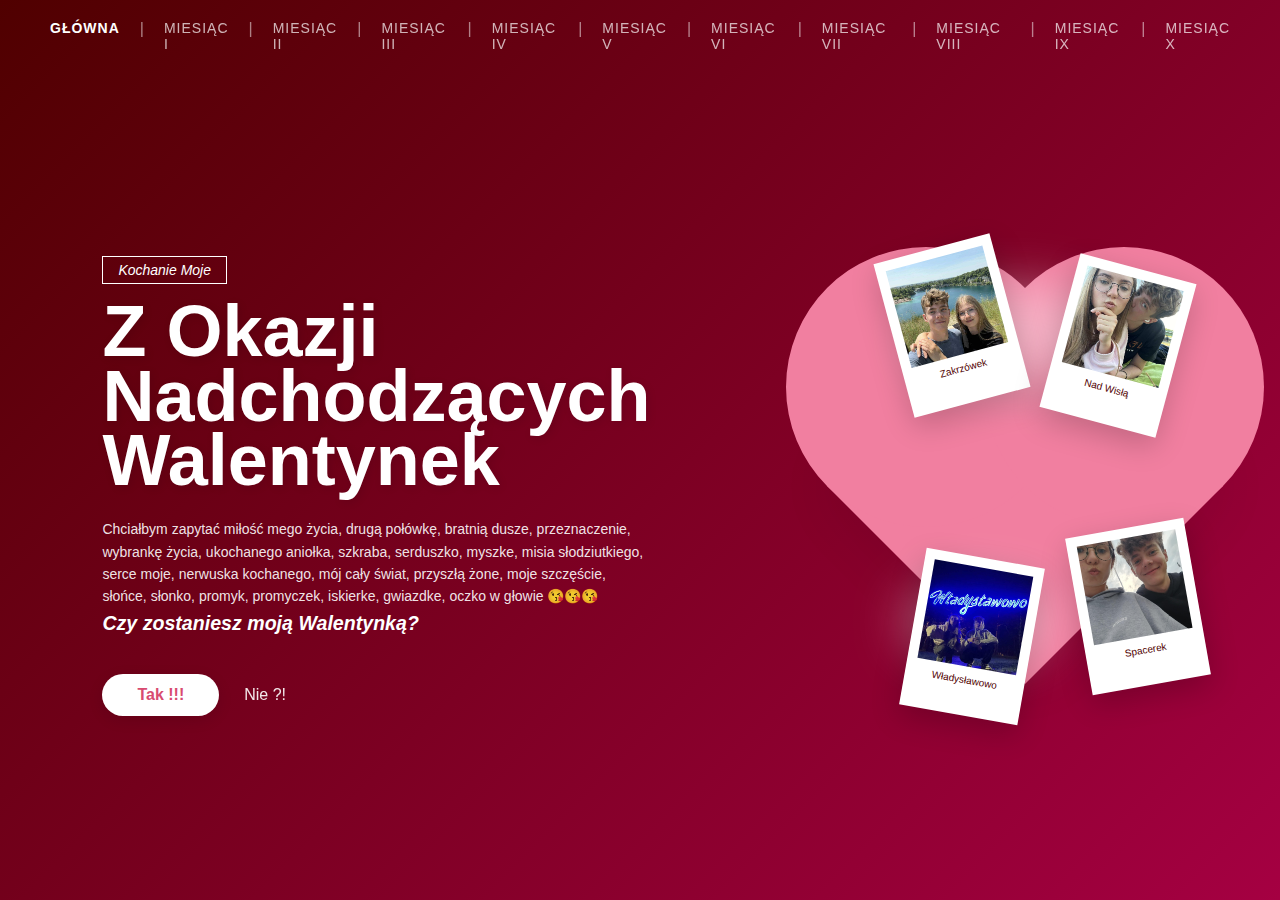
<file: index.html>
<!DOCTYPE html>
<html lang="pl">
<head>
    <meta charset="UTF-8">
    <meta name="viewport" content="width=device-width, initial-scale=1.0">
    <link rel="stylesheet" href="style.css">
    <link rel="shortcut icon" href="logo_strony.png" type="image/png">
    <title>Dla Mojej myszki&#128536; - Główna</title>
</head>
<body>
    <nav>
        <div class="nav-linki">
            <a href="index.html" style="font-weight: bold; opacity: 1;">Główna</a><span>|</span>
            <a href="msc1.html">Miesiąc I</a><span>|</span>
            <a href="msc2.html">Miesiąc II</a><span>|</span>
            <a href="msc3.html">Miesiąc III</a><span>|</span>
            <a href="msc4.html">Miesiąc IV</a><span>|</span>
            <a href="msc5.html">Miesiąc V</a><span>|</span>
            <a href="msc6.html">Miesiąc VI</a><span>|</span>
            <a href="msc7.html">Miesiąc VII</a><span>|</span>
            <a href="msc8.html">Miesiąc VIII</a><span>|</span>
            <a href="msc9.html">Miesiąc IX</a><span>|</span>
            <a href="msc10.html">Miesiąc X</a>
        </div>
    </nav>

    <div class="kontener">
        <div class="contant">
            <div class="label"><i>Kochanie Moje</i></div>
            <h1>Z Okazji Nadchodzących Walentynek</h1>
            <p>
                Chciałbym zapytać miłość mego życia, drugą połówkę, bratnią dusze, przeznaczenie, <br>
                wybrankę życia, ukochanego aniołka, szkraba, serduszko, myszke, misia słodziutkiego, <br>
                serce moje, nerwuska kochanego, mój cały świat, przyszłą żone, moje szczęście, <br>
                słońce, słonko, promyk, promyczek, iskierke, gwiazdke, oczko w głowie &#128536;&#128536;&#128536; <br><i><strong>Czy zostaniesz moją Walentynką?</strong></i>
            </p>
            <div class="przyciski">
                <a href="tak.html" class="przycisk-tak">Tak !!!</a>
                <a href="nie.html" class="przycisk-nie">Nie ?!</a>
            </div>
        </div>

        <div class="visual-area">
            <div class="main-heart"></div>

            <div class="photo-frame p1">
                <img src="photo g2.jfif" alt="Nasze wspomnienia">
                <span>Zakrzówek</span>
            </div>

            <div class="photo-frame p2">
                <img src="photo g3.jfif" alt="Nasze wspomnienia">
                <span>Władysławowo</span>
            </div>

            <div class="photo-frame p3">
                <img src="photo g4.jfif" alt="Nasze wspomnienia">
                <span>Nad Wisłą</span>
            </div>

            <div class="photo-frame p4">
                <img src="photo g1.jfif" alt="Nasze wspomnienia">
                <span>Spacerek</span>
            </div>

            <div class="cloud" style="width: 200px; height: 100px; top: 10%; right: 20%;"></div>
            <div class="cloud" style="width: 150px; height: 80px; bottom: 15%; left: 10%;"></div>
        </div>
    </div>
</body>
</html>
</file>
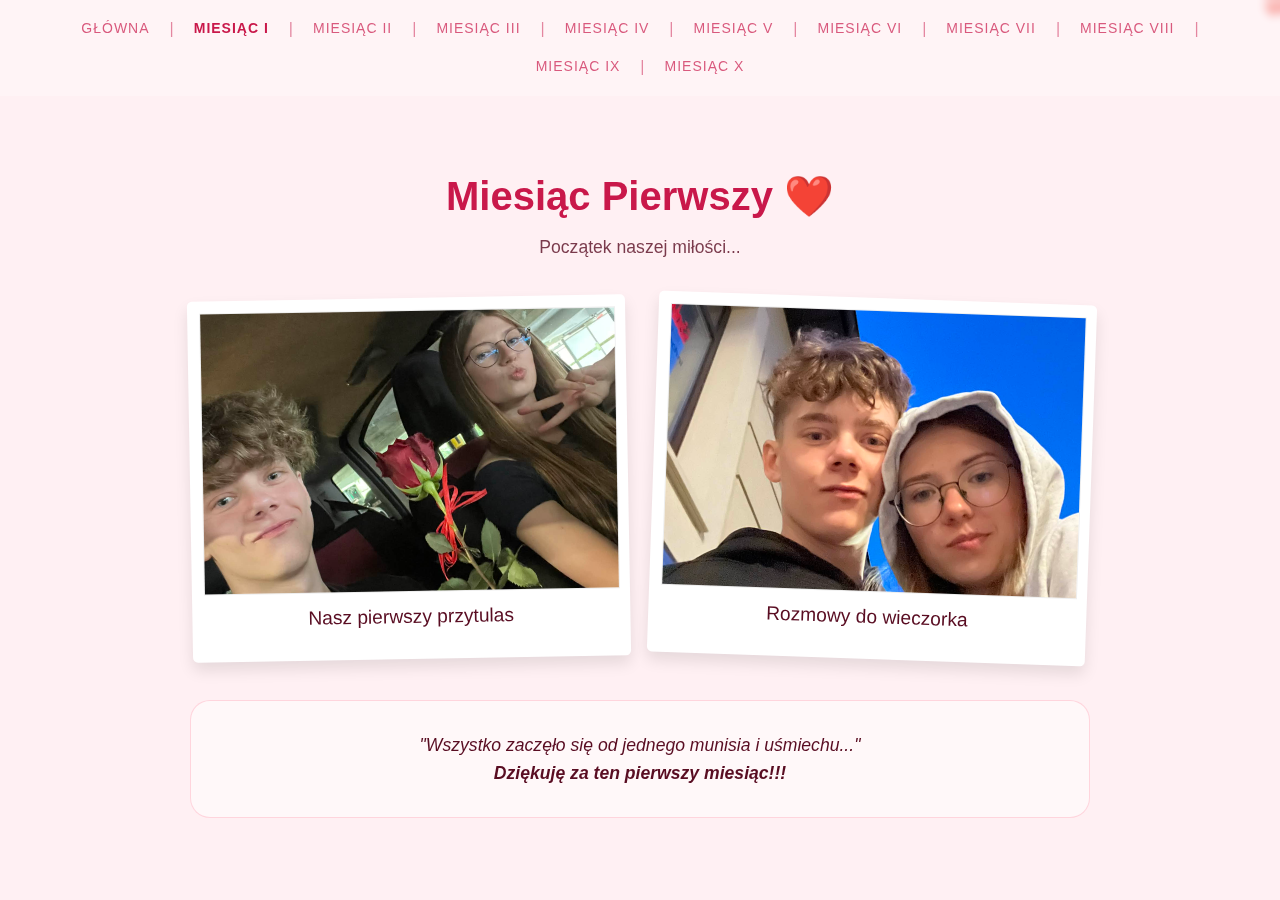
<file: msc1.html>
<!DOCTYPE html>
<html lang="pl">
<head>
    <meta charset="UTF-8">
    <meta name="viewport" content="width=device-width, initial-scale=1.0">
    <title>Nasz Pierwszy Miesiąc &#128536;</title>
    <link rel="shortcut icon" href="logo_strony.png" type="image/png">
    <style>
        :root {
            --primary-red: #ff4d6d;
            --soft-pink: #fff0f3;
            --dark-pink: #c9184a;
            --text-color: #590d22;
        }

        body {
            margin: 0;
            padding: 0;
            font-family: 'Segoe UI', Tahoma, Geneva, Verdana, sans-serif;
            background-color: var(--soft-pink);
            color: var(--text-color);
            overflow-x: hidden;
        }

        nav {
            display: flex;
            justify-content: center;
            align-items: center;
            padding: 20px 50px;
            position: relative;
            background: rgba(255, 255, 255, 0.3);
            backdrop-filter: blur(5px);
        }

        .nav-linki {
            display: flex;
            gap: 20px;
            flex-wrap: wrap;
            justify-content: center;
        }

        .nav-linki a {
            color: var(--dark-pink);
            text-decoration: none;
            text-transform: uppercase;
            font-size: 14px;
            letter-spacing: 1px;
            opacity: 0.7;
            transition: opacity 0.3s;
        }

        .nav-linki span {
            opacity: 0.5;
            color: var(--dark-pink);
        }

        .nav-linki a:hover { 
            opacity: 1; 
            text-shadow: 0 0 5px rgba(255, 77, 109, 0.3);
        }

        .heart-bg {
            position: fixed;
            top: 0;
            left: 0;
            width: 100%;
            height: 100%;
            pointer-events: none;
            z-index: -1;
        }

        .container {
            max-width: 900px;
            margin: 30px auto;
            padding: 20px;
            text-align: center;
        }

        header h1 {
            font-size: 2.5rem;
            color: var(--dark-pink);
            margin-bottom: 5px;
        }

        .subtitle {
            font-size: 1.1rem;
            opacity: 0.8;
            margin-bottom: 30px;
        }

        .gallery {
            display: grid;
            grid-template-columns: repeat(auto-fit, minmax(250px, 1fr));
            gap: 25px;
            margin: 40px 0;
        }

        .photo-card {
            background: white;
            padding: 12px;
            border-radius: 5px;
            box-shadow: 0 8px 15px rgba(0,0,0,0.1);
            transform: rotate(-1deg);
            transition: all 0.3s ease;
        }

        .photo-card:nth-child(even) { transform: rotate(2deg); }
        .photo-card:hover { transform: rotate(0deg) scale(1.03); }

        .photo-card img {
            width: 100%;
            height: 280px;
            object-fit: cover;
            border: 1px solid #eee;
        }

        .photo-card p {
            margin-top: 10px;
            font-family: 'Brush Script MT', cursive, sans-serif;
            font-size: 1.2rem;
        }

        .quotes-section {
            background: rgba(255, 255, 255, 0.5);
            padding: 30px;
            border-radius: 20px;
            margin-top: 40px;
            border: 1px solid rgba(255, 77, 109, 0.2);
        }

        .quote {
            font-style: italic;
            font-size: 1.1rem;
            line-height: 1.6;
        }

        .floating-heart {
            position: absolute;
            color: var(--primary-red);
            opacity: 0.6;
            animation: float 6s infinite linear;
        }

        @keyframes float {
            0% { transform: translateY(100vh) scale(0); opacity: 0; }
            50% { opacity: 0.6; }
            100% { transform: translateY(-10vh) scale(1.2); opacity: 0; }
        }
    </style>
</head>
<body>

    <nav>
        <div class="nav-linki">
            <a href="index.html">Główna</a><span>|</span>
            <a href="msc1.html" style="font-weight: bold; opacity: 1;">Miesiąc I</a><span>|</span>
            <a href="msc2.html">Miesiąc II</a><span>|</span>
            <a href="msc3.html">Miesiąc III</a><span>|</span>
            <a href="msc4.html">Miesiąc IV</a><span>|</span>
            <a href="msc5.html">Miesiąc V</a><span>|</span>
            <a href="msc6.html">Miesiąc VI</a><span>|</span>
            <a href="msc7.html">Miesiąc VII</a><span>|</span>
            <a href="msc8.html">Miesiąc VIII</a><span>|</span>
            <a href="msc9.html">Miesiąc IX</a><span>|</span>
            <a href="msc10.html">Miesiąc X</a>
        </div>
    </nav>

    <div class="heart-bg" id="hearts-container"></div>

    <div class="container">
        <header>
            <h1>Miesiąc Pierwszy ❤️</h1>
            <p class="subtitle">Początek naszej miłości...</p>
        </header>

        <main>
            <section class="gallery">
                <div class="photo-card">
                    <img src="msc11.jfif" alt="Spotkanie">
                    <p>Nasz pierwszy przytulas</p>
                </div>
                <div class="photo-card">
                    <img src="msc12.jfif" alt="Spacer">
                    <p>Rozmowy do wieczorka</p>
                </div>
            </section>

            <section class="quotes-section">
                <div class="quote">
                    "Wszystko zaczęło się od jednego munisia i uśmiechu..."
                    <br>
                    <strong>Dziękuję za ten pierwszy miesiąc!!!</strong>
                </div>
            </section>
        </main>
    </div>

    <script>
        function createHeart() {
            const heart = document.createElement('div');
            heart.classList.add('floating-heart');
            heart.innerHTML = '❤️';
            heart.style.left = Math.random() * 100 + 'vw';
            heart.style.animationDuration = (Math.random() * 3 + 4) + 's';
            heart.style.fontSize = (Math.random() * 15 + 10) + 'px';
            document.getElementById('hearts-container').appendChild(heart);
            setTimeout(() => { heart.remove(); }, 6000);
        }
        setInterval(createHeart, 500);
    </script>

</body>
</html>
</file>
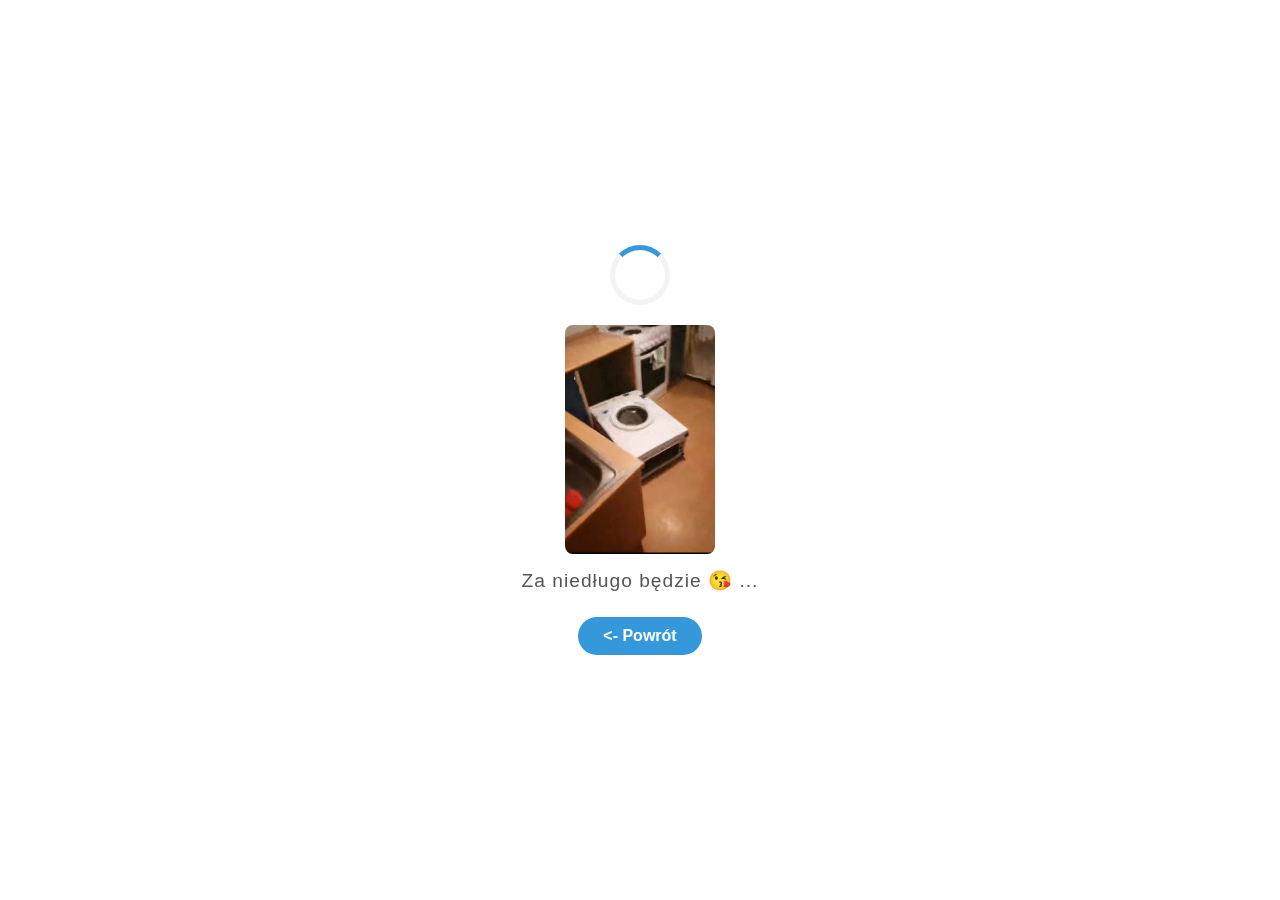
<file: msc10.html>
<!DOCTYPE html>
<html lang="pl">
<head>
    <meta charset="UTF-8">
    <meta name="viewport" content="width=device-width, initial-scale=1.0">
    <title>Nasz Dziewiąty Miesiąc &#128536;</title>
    <link rel="shortcut icon" href="logo_strony.png" type="image/png">
    <style>
        body {
            margin: 0;
            padding: 0;
            display: flex;
            justify-content: center;
            align-items: center;
            min-height: 100vh;
            background-color: #ffffff;
            font-family: 'Segoe UI', Tahoma, Geneva, Verdana, sans-serif;
        }

        .loader-container {
            text-align: center;
        }

        .spinner {
            width: 50px;
            height: 50px;
            border: 5px solid #f3f3f3;
            border-top: 5px solid #3498db;
            border-radius: 50%;
            margin: 0 auto 20px;
            animation: spin 1s linear infinite;
        }

        @keyframes spin {
            0% { transform: rotate(0deg); }
            100% { transform: rotate(360deg); }
        }

        .loader-image {
            width: 150px; 
            height: auto;
            display: block;
            margin: 0 auto 15px;
            border-radius: 8px;
        }

        .loader-text {
            font-size: 1.2rem;
            color: #555;
            font-weight: 500;
            letter-spacing: 1px;
            margin-bottom: 25px;
        }

        .back-button {
            display: inline-block;
            padding: 10px 25px;
            background-color: #3498db;
            color: white;
            text-decoration: none;
            border-radius: 25px;
            font-weight: bold;
            transition: background-color 0.3s ease, transform 0.2s ease;
            border: none;
            cursor: pointer;
        }

        .back-button:hover {
            background-color: #2980b9;
            transform: scale(1.05);
        }

        .back-button:active {
            transform: scale(0.95);
        }
        .heart-bg { position: fixed; top: 0; left: 0; width: 100%; height: 100%; z-index: -1; pointer-events: none; }
        .floating-heart {
            position: absolute;
            color: var(--primary-red);
            animation: float 7s infinite ease-in;
            opacity: 0;
        }

        @keyframes float {
            0% { transform: translateY(110vh); opacity: 0; }
            50% { opacity: 0.4; }
            100% { transform: translateY(-10vh); opacity: 0; }
        }
    </style>
</head>
<body>
    <div class="heart-bg" id="hearts-container"></div>
    <div class="loader-container">
        <div class="spinner"></div>

        <img src="pralka.jfif" alt="Obrazek ładowania" class="loader-image">

        <div class="loader-text">Za niedługo będzie &#128536; ...</div>

        <a href="index.html" class="back-button"><- Powrót</a>
    </div>
    <script>
        function createHeart() {
            const heart = document.createElement('div');
            heart.classList.add('floating-heart');
            heart.innerHTML = "\u{1F34C}";
            heart.style.left = Math.random() * 100 + 'vw';
            heart.style.fontSize = (Math.random() * 15 + 10) + 'px';
            heart.style.animationDuration = (Math.random() * 3 + 4) + 's';
            document.getElementById('hearts-container').appendChild(heart);
            setTimeout(() => { heart.remove(); }, 7000);
        }
        setInterval(createHeart, 600);
    </script>
</body>
</html>
</file>
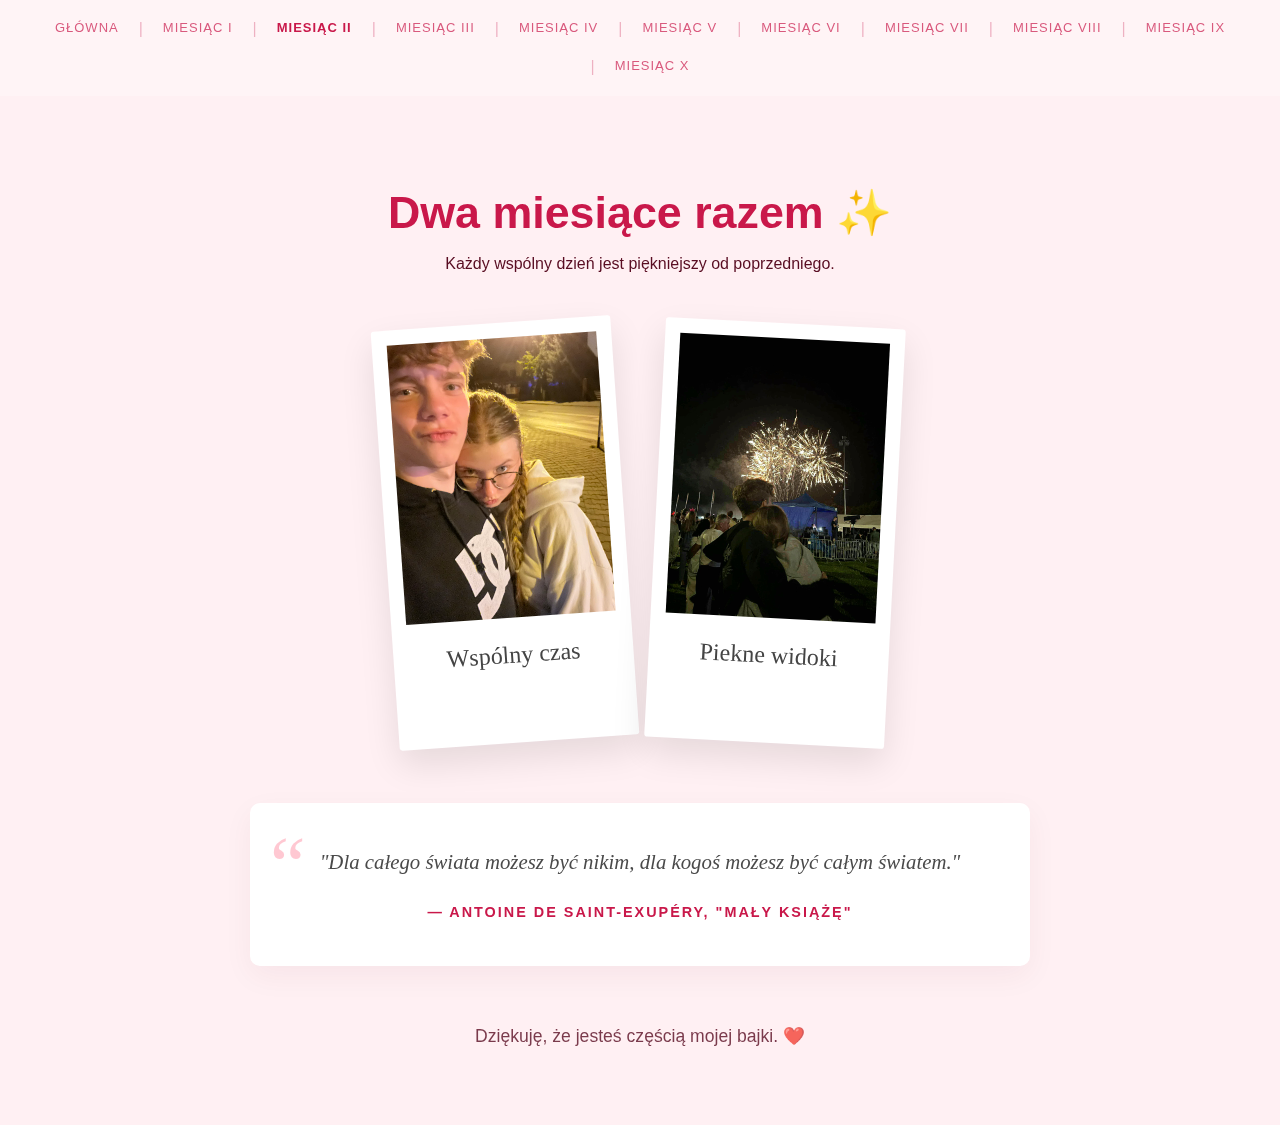
<file: msc2.html>
<!DOCTYPE html>
<html lang="pl">
<head>
    <meta charset="UTF-8">
    <meta name="viewport" content="width=device-width, initial-scale=1.0">
    <title>Nasz Drugi Miesiąc &#128536;</title>
    <link rel="shortcut icon" href="logo_strony.png" type="image/png">
    
    <style>
        :root {
            --primary-red: #ff4d6d;
            --soft-pink: #fff0f3;
            --dark-pink: #c9184a;
            --text-color: #590d22;
        }

        body {
            margin: 0;
            padding: 0;
            font-family: 'Segoe UI', Tahoma, Geneva, Verdana, sans-serif;
            background-color: var(--soft-pink);
            color: var(--text-color);
            overflow-x: hidden;
        }

        nav {
            display: flex;
            justify-content: center;
            align-items: center;
            padding: 20px 50px;
            background: rgba(255, 255, 255, 0.3);
            backdrop-filter: blur(5px);
        }

        .nav-linki {
            display: flex;
            gap: 20px;
            flex-wrap: wrap;
            justify-content: center;
        }

        .nav-linki a {
            color: var(--dark-pink);
            text-decoration: none;
            text-transform: uppercase;
            font-size: 13px;
            letter-spacing: 1px;
            opacity: 0.7;
            transition: 0.3s;
        }

        .nav-linki span { opacity: 0.3; color: var(--dark-pink); }
        .nav-linki a:hover { opacity: 1; }

        .container {
            max-width: 900px;
            margin: 40px auto;
            padding: 20px;
            text-align: center;
        }

        header h1 {
            font-size: 2.8rem;
            color: var(--dark-pink);
            margin-bottom: 10px;
        }

        .gallery {
            display: flex;
            justify-content: center;
            gap: 30px;
            flex-wrap: wrap;
            margin: 50px 0;
        }

        .photo-card {
            background: white;
            padding: 15px 15px 50px 15px;
            box-shadow: 0 15px 35px rgba(0,0,0,0.1);
            border-radius: 3px;
            transition: transform 0.3s ease;
            max-width: 280px;
        }

        .photo-card:nth-child(1) { transform: rotate(-4deg); }
        .photo-card:nth-child(2) { transform: rotate(3deg); }

        .photo-card img {
            width: 100%;
            height: 280px;
            object-fit: cover;
        }

        .photo-card p {
            font-family: 'Brush Script MT', cursive;
            font-size: 1.5rem;
            margin-top: 20px;
            color: #444;
        }

        .book-quote-box {
            background: #fff;
            padding: 40px;
            margin: 60px auto;
            position: relative;
            border-radius: 10px;
            box-shadow: 0 10px 30px rgba(89, 13, 34, 0.05);
            max-width: 700px;
            line-height: 1.8;
        }

        .book-quote-box::before {
            content: "“";
            position: absolute;
            top: -10px;
            left: 20px;
            font-size: 80px;
            color: var(--primary-red);
            opacity: 0.3;
            font-family: serif;
        }

        .quote-text {
            font-family: 'Georgia', serif;
            font-size: 1.3rem;
            font-style: italic;
            color: #4a4a4a;
        }

        .quote-author {
            margin-top: 20px;
            display: block;
            font-weight: bold;
            text-transform: uppercase;
            letter-spacing: 2px;
            color: var(--dark-pink);
            font-size: 0.9rem;
        }

        .heart-bg { position: fixed; top: 0; left: 0; width: 100%; height: 100%; z-index: -1; pointer-events: none; }
        .floating-heart {
            position: absolute;
            color: var(--primary-red);
            animation: float 6s infinite linear;
            opacity: 0;
        }

        @keyframes float {
            0% { transform: translateY(110vh) scale(0); opacity: 0; }
            20% { opacity: 0.6; }
            100% { transform: translateY(-10vh) scale(1.5); opacity: 0; }
        }
    </style>
</head>
<body>

    <nav>
        <div class="nav-linki">
            <a href="index.html">Główna</a><span>|</span>
            <a href="msc1.html">Miesiąc I</a><span>|</span>
            <a href="msc2.html" style="font-weight: bold; opacity: 1;">Miesiąc II</a><span>|</span>
            <a href="msc3.html">Miesiąc III</a><span>|</span>
            <a href="msc4.html">Miesiąc IV</a><span>|</span>
            <a href="msc5.html">Miesiąc V</a><span>|</span>
            <a href="msc6.html">Miesiąc VI</a><span>|</span>
            <a href="msc7.html">Miesiąc VII</a><span>|</span>
            <a href="msc8.html">Miesiąc VIII</a><span>|</span>
            <a href="msc9.html">Miesiąc IX</a><span>|</span>
            <a href="msc10.html">Miesiąc X</a>
        </div>
    </nav>

    <div class="heart-bg" id="hearts-container"></div>

    <div class="container">
        <header>
            <h1>Dwa miesiące razem ✨</h1>
            <p>Każdy wspólny dzień jest piękniejszy od poprzedniego.</p>
        </header>

        <div class="gallery">
            <div class="photo-card">
                <img src="msc21.jfif" alt="My">
                <p>Wspólny czas</p>
            </div>
            <div class="photo-card">
                <img src="msc22.jfif" alt="My 2">
                <p>Piekne widoki</p>
            </div>
        </div>

        <div class="book-quote-box">
            <div class="quote-text">
                "Dla całego świata możesz być nikim, dla kogoś możesz być całym światem."
            </div>
            <span class="quote-author">— Antoine de Saint-Exupéry, "Mały Książę"</span>
        </div>

        <p style="margin-top: 40px; font-size: 1.1rem; opacity: 0.8;">
            Dziękuję, że jesteś częścią mojej bajki. ❤️
        </p>
    </div>

    <script>
        function createHeart() {
            const container = document.getElementById('hearts-container');
            const heart = document.createElement('div');
            heart.classList.add('floating-heart');
            heart.innerHTML = '❤️';
            heart.style.left = Math.random() * 100 + 'vw';
            heart.style.fontSize = (Math.random() * 20 + 10) + 'px';
            heart.style.animationDuration = (Math.random() * 3 + 4) + 's';
            container.appendChild(heart);
            setTimeout(() => { heart.remove(); }, 6000);
        }
        setInterval(createHeart, 450);
    </script>
</body>
</html>
</file>
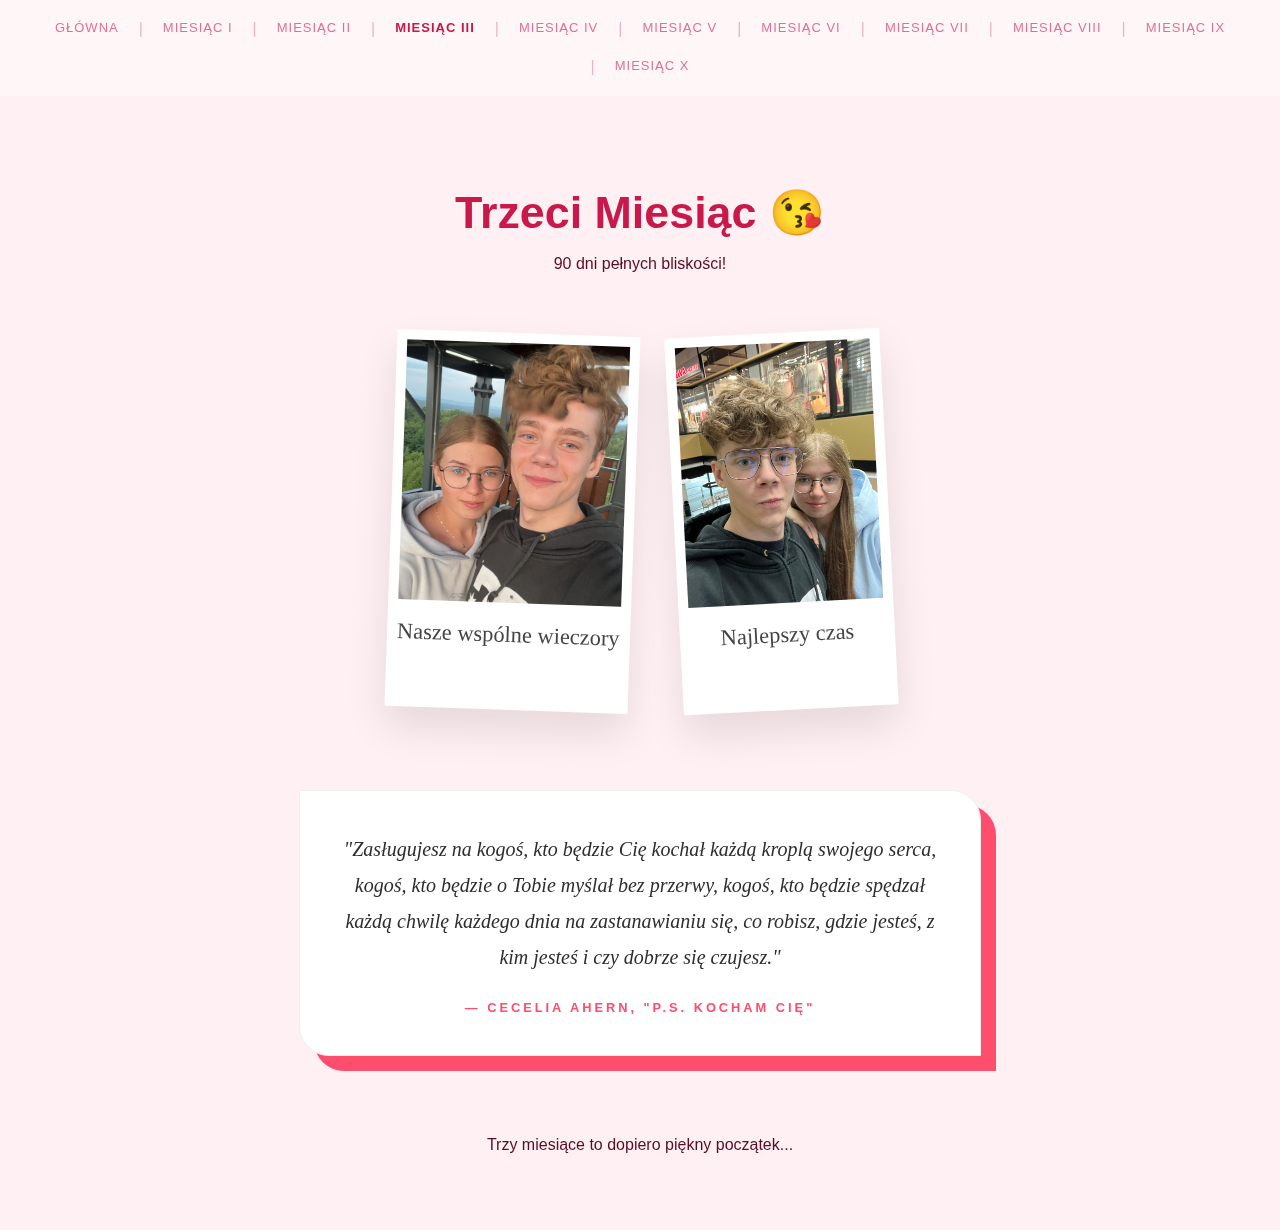
<file: msc3.html>
<!DOCTYPE html>
<html lang="pl">
<head>
    <meta charset="UTF-8">
    <meta name="viewport" content="width=device-width, initial-scale=1.0">
    <title>Nasz Trzeci Miesiąc &#128536;</title>
    <link rel="shortcut icon" href="logo_strony.png" type="image/png">
    <style>
        :root {
            --primary-red: #ff4d6d;
            --soft-pink: #fff0f3;
            --dark-pink: #c9184a;
            --text-color: #590d22;
        }

        body {
            margin: 0;
            padding: 0;
            font-family: 'Segoe UI', sans-serif;
            background-color: var(--soft-pink);
            color: var(--text-color);
            overflow-x: hidden;
        }

        nav {
            display: flex;
            justify-content: center;
            align-items: center;
            padding: 20px 50px;
            background: rgba(255, 255, 255, 0.4);
            backdrop-filter: blur(8px);
        }

        .nav-linki {
            display: flex;
            gap: 20px;
            flex-wrap: wrap;
            justify-content: center;
        }

        .nav-linki a {
            color: var(--dark-pink);
            text-decoration: none;
            text-transform: uppercase;
            font-size: 13px;
            letter-spacing: 1px;
            opacity: 0.6;
            transition: 0.3s;
        }

        .nav-linki span { opacity: 0.3; color: var(--dark-pink); }
        .nav-linki a:hover { opacity: 1; }

        .container {
            max-width: 900px;
            margin: 40px auto;
            padding: 20px;
            text-align: center;
        }

        header h1 {
            font-size: 2.8rem;
            color: var(--dark-pink);
            margin-bottom: 10px;
        }

        .gallery {
            display: flex;
            justify-content: center;
            gap: 40px;
            flex-wrap: wrap;
            margin: 60px 0;
        }

        .photo-card {
            background: white;
            padding: 10px 10px 40px 10px;
            box-shadow: 0 20px 40px rgba(0,0,0,0.1);
            border-radius: 2px;
            transition: all 0.5s ease;
            max-width: 260px;
            position: relative;
        }

        .photo-card:nth-child(1) { transform: rotate(2deg); }
        .photo-card:nth-child(2) { transform: rotate(-3deg); }

        .photo-card:hover {
            transform: translateY(-15px) rotate(0deg);
            box-shadow: 0 30px 60px rgba(255, 77, 109, 0.2);
        }

        .photo-card img {
            width: 100%;
            height: 260px;
            object-fit: cover;
        }

        .photo-card p {
            font-family: 'Brush Script MT', cursive;
            font-size: 1.4rem;
            margin-top: 15px;
            color: #444;
        }

        .book-container {
            max-width: 600px;
            margin: 80px auto;
            padding: 40px;
            background: #fff;
            border-radius: 0 30px 0 30px;
            box-shadow: 15px 15px 0px var(--primary-red);
            border: 1px solid #eee;
        }

        .quote-text {
            font-family: 'Georgia', serif;
            font-size: 1.25rem;
            line-height: 1.8;
            font-style: italic;
            color: #2d2d2d;
        }

        .quote-author {
            margin-top: 25px;
            display: block;
            font-weight: bold;
            text-transform: uppercase;
            letter-spacing: 3px;
            color: var(--primary-red);
            font-size: 0.8rem;
        }

        .heart-bg { position: fixed; top: 0; left: 0; width: 100%; height: 100%; z-index: -1; pointer-events: none; }
        .floating-heart {
            position: absolute;
            color: var(--primary-red);
            animation: float 5s infinite ease-in;
            opacity: 0;
        }

        @keyframes float {
            0% { transform: translateY(110vh) translateX(0); opacity: 0; }
            50% { opacity: 0.7; }
            100% { transform: translateY(-10vh) translateX(20px); opacity: 0; }
        }
    </style>
</head>
<body>

    <nav>
        <div class="nav-linki">
            <a href="index.html">Główna</a><span>|</span>
            <a href="msc1.html">Miesiąc I</a><span>|</span>
            <a href="msc2.html">Miesiąc II</a><span>|</span>
            <a href="msc3.html" style="font-weight: bold; opacity: 1;">Miesiąc III</a><span>|</span>
            <a href="msc4.html">Miesiąc IV</a><span>|</span>
            <a href="msc5.html">Miesiąc V</a><span>|</span>
            <a href="msc6.html">Miesiąc VI</a><span>|</span>
            <a href="msc7.html">Miesiąc VII</a><span>|</span>
            <a href="msc8.html">Miesiąc VIII</a><span>|</span>
            <a href="msc9.html">Miesiąc IX</a><span>|</span>
            <a href="msc10.html">Miesiąc X</a>
        </div>
    </nav>

    <div class="heart-bg" id="hearts-container"></div>

    <div class="container">
        <header>
            <h1>Trzeci Miesiąc &#128536;</h1>
            <p>90 dni pełnych bliskości!</p>
        </header>

        <div class="gallery">
            <div class="photo-card">
                <img src="msc31.jfif" alt="Moment 1">
                <p>Nasze wspólne wieczory</p>
            </div>
            <div class="photo-card">
                <img src="msc32.jfif" alt="Moment 2">
                <p>Najlepszy czas</p>
            </div>
        </div>

        <div class="book-container">
            <div class="quote-text">
                "Zasługujesz na kogoś, kto będzie Cię kochał każdą kroplą swojego serca, kogoś, kto będzie o Tobie myślał bez przerwy, kogoś, kto będzie spędzał każdą chwilę każdego dnia na zastanawianiu się, co robisz, gdzie jesteś, z kim jesteś i czy dobrze się czujesz."
            </div>
            <span class="quote-author">— Cecelia Ahern, "P.S. Kocham Cię"</span>
        </div>

        <p style="margin-top: 20px; font-weight: 300;">Trzy miesiące to dopiero piękny początek...</p>
    </div>

    <script>
        function createHeart() {
            const container = document.getElementById('hearts-container');
            const heart = document.createElement('div');
            heart.classList.add('floating-heart');
            heart.innerHTML = '💖';
            heart.style.left = Math.random() * 100 + 'vw';
            heart.style.fontSize = (Math.random() * 15 + 10) + 'px';
            heart.style.animationDuration = (Math.random() * 2 + 3) + 's';
            container.appendChild(heart);
            setTimeout(() => { heart.remove(); }, 5000);
        }
        setInterval(createHeart, 400);
    </script>
</body>
</html>
</file>
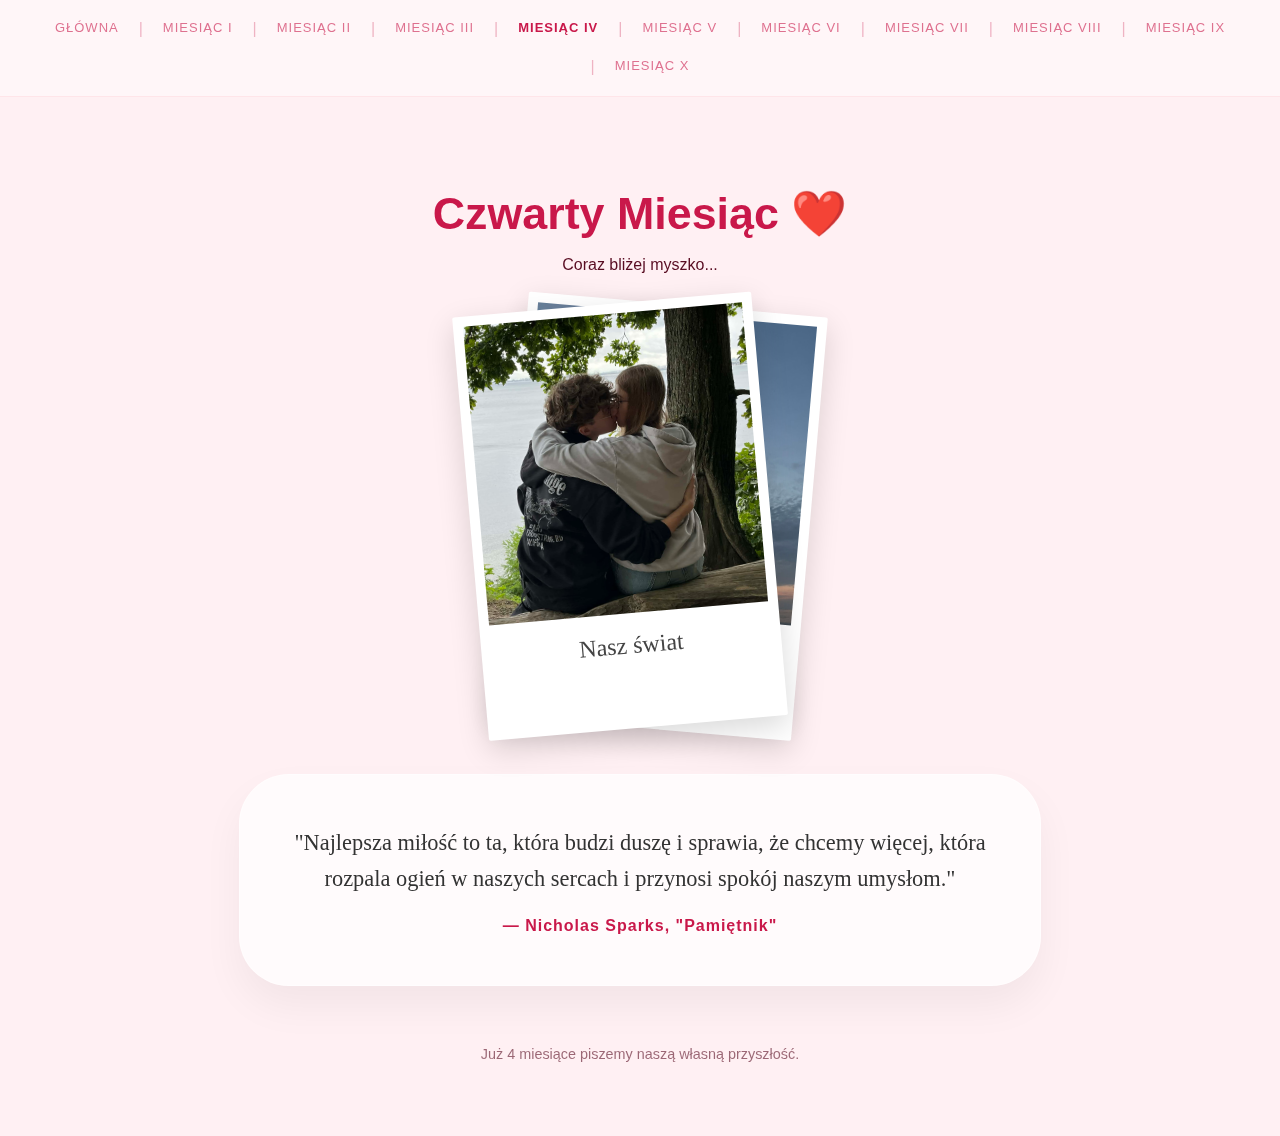
<file: msc4.html>
<!DOCTYPE html>
<html lang="pl">
<head>
    <meta charset="UTF-8">
    <meta name="viewport" content="width=device-width, initial-scale=1.0">
    <title>Nasz Czwarty Miesiąc &#128536;</title>
    <link rel="shortcut icon" href="logo_strony.png" type="image/png">

    <style>
        :root {
            --primary-red: #ff4d6d;
            --soft-pink: #fff0f3;
            --dark-pink: #c9184a;
            --text-color: #590d22;
        }

        body {
            margin: 0;
            padding: 0;
            font-family: 'Segoe UI', sans-serif;
            background-color: var(--soft-pink);
            color: var(--text-color);
            overflow-x: hidden;
        }

        nav {
            display: flex;
            justify-content: center;
            align-items: center;
            padding: 20px 50px;
            background: rgba(255, 255, 255, 0.4);
            border-bottom: 1px solid rgba(255, 77, 109, 0.1);
        }

        .nav-linki {
            display: flex;
            gap: 20px;
            flex-wrap: wrap;
            justify-content: center;
        }

        .nav-linki a {
            color: var(--dark-pink);
            text-decoration: none;
            text-transform: uppercase;
            font-size: 13px;
            letter-spacing: 1px;
            opacity: 0.6;
            transition: 0.3s;
        }

        .nav-linki span { opacity: 0.3; color: var(--dark-pink); }
        .nav-linki a:hover { opacity: 1; }

        .container {
            max-width: 900px;
            margin: 40px auto;
            padding: 20px;
            text-align: center;
        }

        header h1 {
            font-size: 2.8rem;
            color: var(--dark-pink);
            margin-bottom: 10px;
        }

        .gallery-stack {
            height: 400px;
            display: flex;
            justify-content: center;
            align-items: center;
            margin: 40px 0;
            position: relative;
        }

        .photo-card {
            background: white;
            padding: 10px 10px 45px 10px;
            box-shadow: 0 10px 30px rgba(0,0,0,0.15);
            border-radius: 2px;
            transition: all 0.6s cubic-bezier(0.23, 1, 0.32, 1);
            width: 280px;
            position: absolute;
            cursor: pointer;
        }

        .card-1 { transform: rotate(-5deg) translateX(-20px); z-index: 3; }
        .card-2 { transform: rotate(5deg) translateX(20px); z-index: 2; }
        
        .gallery-stack:hover .card-1 { transform: rotate(-12deg) translateX(-150px); }
        .gallery-stack:hover .card-2 { transform: rotate(12deg) translateX(150px); }

        .photo-card img {
            width: 100%;
            height: 300px;
            object-fit: cover;
        }

        .photo-card p {
            font-family: 'Brush Script MT', cursive;
            font-size: 1.5rem;
            margin-top: 15px;
            color: #444;
        }

        .quote-glass {
            background: rgba(255, 255, 255, 0.7);
            backdrop-filter: blur(10px);
            padding: 50px;
            margin: 60px auto;
            border-radius: 50px;
            border: 1px solid rgba(255, 255, 255, 0.5);
            max-width: 700px;
            box-shadow: 0 20px 40px rgba(0,0,0,0.05);
        }

        .quote-text {
            font-family: 'Garamond', serif;
            font-size: 1.4rem;
            line-height: 1.6;
            color: #333;
        }

        .quote-author {
            margin-top: 20px;
            display: block;
            font-weight: bold;
            color: var(--dark-pink);
            letter-spacing: 1px;
        }

        .heart-bg { position: fixed; top: 0; left: 0; width: 100%; height: 100%; z-index: -1; pointer-events: none; }
        .floating-heart {
            position: absolute;
            color: var(--primary-red);
            animation: float 8s infinite linear;
            opacity: 0;
        }

        @keyframes float {
            0% { transform: translateY(110vh) scale(0.5); opacity: 0; }
            30% { opacity: 0.4; }
            100% { transform: translateY(-10vh) scale(1.2); opacity: 0; }
        }
    </style>
</head>
<body>

    <nav>
        <div class="nav-linki">
            <a href="index.html">Główna</a><span>|</span>
            <a href="msc1.html">Miesiąc I</a><span>|</span>
            <a href="msc2.html">Miesiąc II</a><span>|</span>
            <a href="msc3.html">Miesiąc III</a><span>|</span>
            <a href="msc4.html" style="font-weight: bold; opacity: 1;">Miesiąc IV</a><span>|</span>
            <a href="msc5.html">Miesiąc V</a><span>|</span>
            <a href="msc6.html">Miesiąc VI</a><span>|</span>
            <a href="msc7.html">Miesiąc VII</a><span>|</span>
            <a href="msc8.html">Miesiąc VIII</a><span>|</span>
            <a href="msc9.html">Miesiąc IX</a><span>|</span>
            <a href="msc10.html">Miesiąc X</a>
        </div>
    </nav>

    <div class="heart-bg" id="hearts-container"></div>

    <div class="container">
        <header>
            <h1>Czwarty Miesiąc ❤️</h1>
            <p>Coraz bliżej myszko...</p>
        </header>

        <div class="gallery-stack">
            <div class="photo-card card-1">
                <img src="msc41.jfif" alt="My">
                <p>Nasz świat</p>
            </div>
            <div class="photo-card card-2">
                <img src="msc42.jfif" alt="My 2">
                <p>Ty i Ja</p>
            </div>
        </div>

        <div class="quote-glass">
            <div class="quote-text">
                "Najlepsza miłość to ta, która budzi duszę i sprawia, że chcemy więcej, która rozpala ogień w naszych sercach i przynosi spokój naszym umysłom."
            </div>
            <span class="quote-author">— Nicholas Sparks, "Pamiętnik"</span>
        </div>

        <p style="font-size: 0.9rem; opacity: 0.6; margin-top: 30px;">Już 4 miesiące piszemy naszą własną przyszłość.</p>
    </div>

    <script>
        function createHeart() {
            const heart = document.createElement('div');
            heart.classList.add('floating-heart');
            heart.innerHTML = '❣';
            heart.style.left = Math.random() * 100 + 'vw';
            heart.style.fontSize = (Math.random() * 20 + 10) + 'px';
            heart.style.animationDuration = (Math.random() * 4 + 4) + 's';
            document.getElementById('hearts-container').appendChild(heart);
            setTimeout(() => { heart.remove(); }, 8000);
        }
        setInterval(createHeart, 500);
    </script>
</body>
</html>
</file>
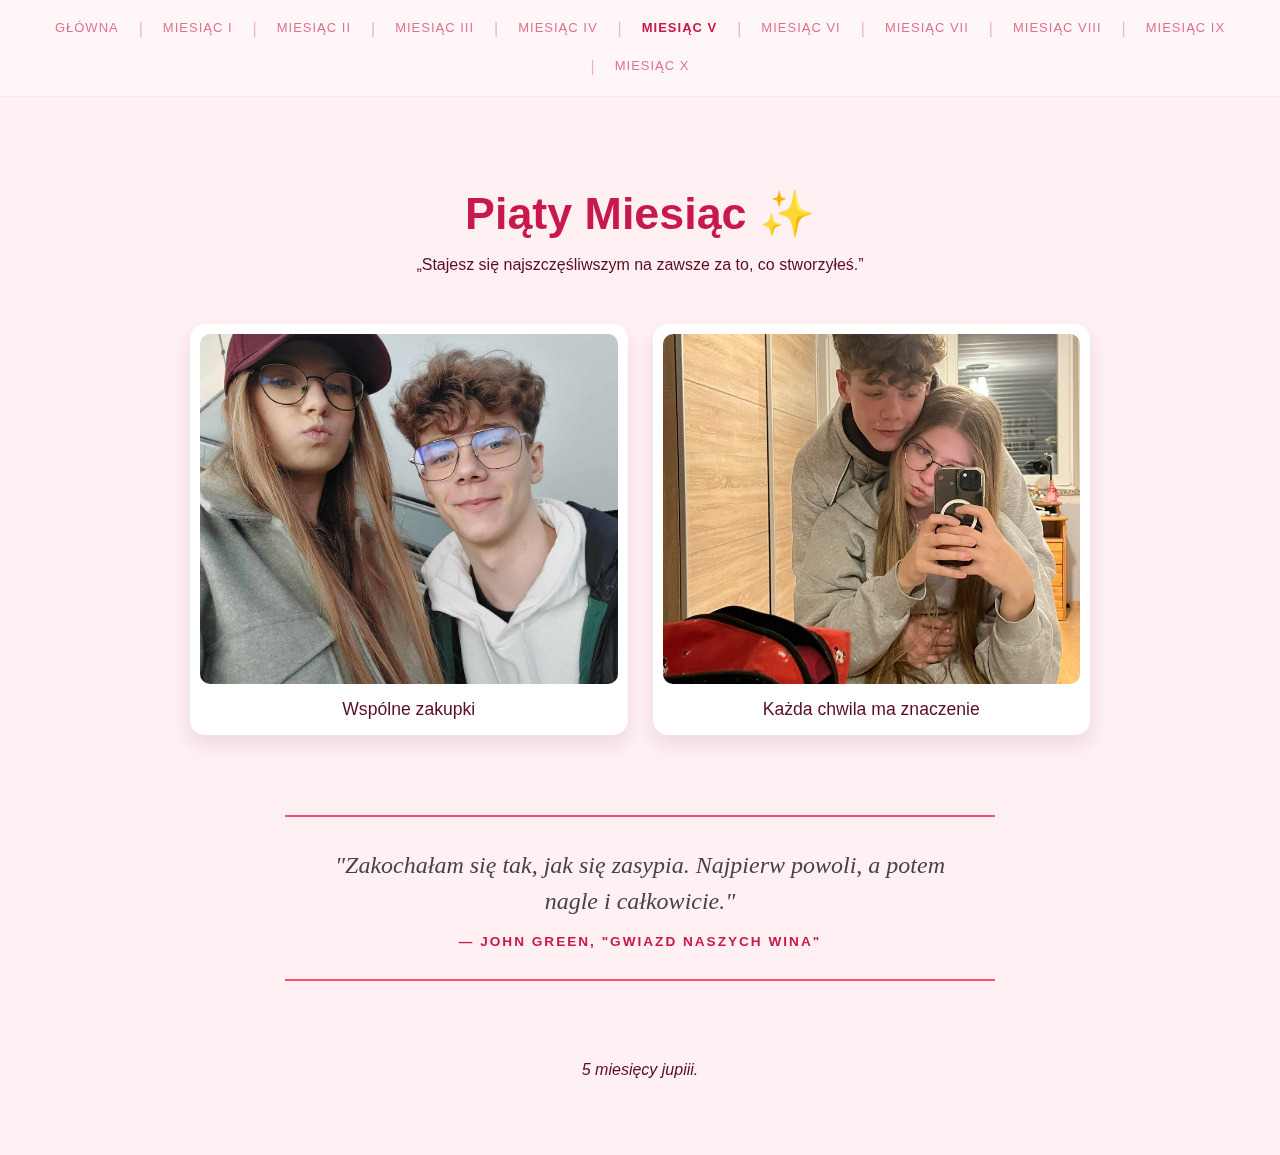
<file: msc5.html>
<!DOCTYPE html>
<html lang="pl">
<head>
    <meta charset="UTF-8">
    <meta name="viewport" content="width=device-width, initial-scale=1.0">
    <title>Nasz Piąty Miesiąc &#128536;</title>
    <link rel="shortcut icon" href="logo_strony.png" type="image/png">

    <style>
        :root {
            --primary-red: #ff4d6d;
            --soft-pink: #fff0f3;
            --dark-pink: #c9184a;
            --text-color: #590d22;
        }

        body {
            margin: 0;
            padding: 0;
            font-family: 'Segoe UI', sans-serif;
            background-color: var(--soft-pink);
            color: var(--text-color);
            overflow-x: hidden;
        }

        nav {
            display: flex;
            justify-content: center;
            align-items: center;
            padding: 20px 50px;
            background: rgba(255, 255, 255, 0.4);
            border-bottom: 1px solid rgba(255, 77, 109, 0.1);
        }

        .nav-linki {
            display: flex;
            gap: 20px;
            flex-wrap: wrap;
            justify-content: center;
        }

        .nav-linki a {
            color: var(--dark-pink);
            text-decoration: none;
            text-transform: uppercase;
            font-size: 13px;
            letter-spacing: 1px;
            opacity: 0.6;
            transition: 0.3s;
        }

        .nav-linki span { opacity: 0.3; color: var(--dark-pink); }
        .nav-linki a:hover { opacity: 1; }

        .container {
            max-width: 900px;
            margin: 40px auto;
            padding: 20px;
            text-align: center;
        }

        header h1 {
            font-size: 2.8rem;
            color: var(--dark-pink);
            margin-bottom: 10px;
        }

        .gallery-grid {
            display: grid;
            grid-template-columns: repeat(auto-fit, minmax(300px, 1fr));
            gap: 25px;
            margin: 50px 0;
        }

        .photo-frame {
            background: white;
            padding: 10px;
            border-radius: 15px;
            overflow: hidden;
            box-shadow: 0 10px 20px rgba(89, 13, 34, 0.1);
            transition: transform 0.4s ease;
        }

        .photo-frame:hover {
            transform: translateY(-10px);
        }

        .img-container {
            width: 100%;
            height: 350px;
            overflow: hidden;
            border-radius: 10px;
        }

        .photo-frame img {
            width: 100%;
            height: 100%;
            object-fit: cover;
            transition: transform 0.6s ease;
        }

        .photo-frame:hover img {
            transform: scale(1.1);
        }

        .photo-frame p {
            margin: 15px 0 5px 0;
            font-size: 1.1rem;
            font-weight: 500;
        }

        .classic-quote {
            margin: 80px auto;
            padding: 30px;
            max-width: 650px;
            border-top: 2px solid var(--primary-red);
            border-bottom: 2px solid var(--primary-red);
            position: relative;
        }

        .quote-text {
            font-family: 'Times New Roman', Times, serif;
            font-size: 1.5rem;
            line-height: 1.5;
            font-style: italic;
            color: #444;
        }

        .quote-author {
            margin-top: 15px;
            display: block;
            text-transform: uppercase;
            font-size: 0.85rem;
            letter-spacing: 2px;
            font-weight: bold;
            color: var(--dark-pink);
        }

        .heart-bg { position: fixed; top: 0; left: 0; width: 100%; height: 100%; z-index: -1; pointer-events: none; }
        .floating-heart {
            position: absolute;
            color: var(--primary-red);
            animation: float 6s infinite ease-in;
            opacity: 0;
        }

        @keyframes float {
            0% { transform: translateY(110vh) rotate(0deg); opacity: 0; }
            50% { opacity: 0.5; }
            100% { transform: translateY(-10vh) rotate(180deg); opacity: 0; }
        }
    </style>
</head>
<body>

    <nav>
        <div class="nav-linki">
            <a href="index.html">Główna</a><span>|</span>
            <a href="msc1.html">Miesiąc I</a><span>|</span>
            <a href="msc2.html">Miesiąc II</a><span>|</span>
            <a href="msc3.html">Miesiąc III</a><span>|</span>
            <a href="msc4.html">Miesiąc IV</a><span>|</span>
            <a href="msc5.html" style="font-weight: bold; opacity: 1;">Miesiąc V</a><span>|</span>
            <a href="msc6.html">Miesiąc VI</a><span>|</span>
            <a href="msc7.html">Miesiąc VII</a><span>|</span>
            <a href="msc8.html">Miesiąc VIII</a><span>|</span>
            <a href="msc9.html">Miesiąc IX</a><span>|</span>
            <a href="msc10.html">Miesiąc X</a>
        </div>
    </nav>

    <div class="heart-bg" id="hearts-container"></div>

    <div class="container">
        <header>
            <h1>Piąty Miesiąc ✨</h1>
            <p>„Stajesz się najszczęśliwszym na zawsze za to, co stworzyłeś.”</p>
        </header>

        <div class="gallery-grid">
            <div class="photo-frame">
                <div class="img-container">
                    <img src="msc51.jfif" alt="My 1">
                </div>
                <p>Wspólne zakupki</p>
            </div>
            <div class="photo-frame">
                <div class="img-container">
                    <img src="msc52.jfif" alt="My 2">
                </div>
                <p>Każda chwila ma znaczenie</p>
            </div>
        </div>

        <div class="classic-quote">
            <div class="quote-text">
                "Zakochałam się tak, jak się zasypia. Najpierw powoli, a potem nagle i całkowicie."
            </div>
            <span class="quote-author">— John Green, "Gwiazd naszych wina"</span>
        </div>

        <p style="margin-top: 20px; font-style: italic;">5 miesięcy jupiii.</p>
    </div>

    <script>
        function createHeart() {
            const heart = document.createElement('div');
            heart.classList.add('floating-heart');
            heart.innerHTML = '💘';
            heart.style.left = Math.random() * 100 + 'vw';
            heart.style.fontSize = (Math.random() * 15 + 15) + 'px';
            heart.style.animationDuration = (Math.random() * 3 + 4) + 's';
            document.getElementById('hearts-container').appendChild(heart);
            setTimeout(() => { heart.remove(); }, 6000);
        }
        setInterval(createHeart, 600);
    </script>
</body>
</html>
</file>
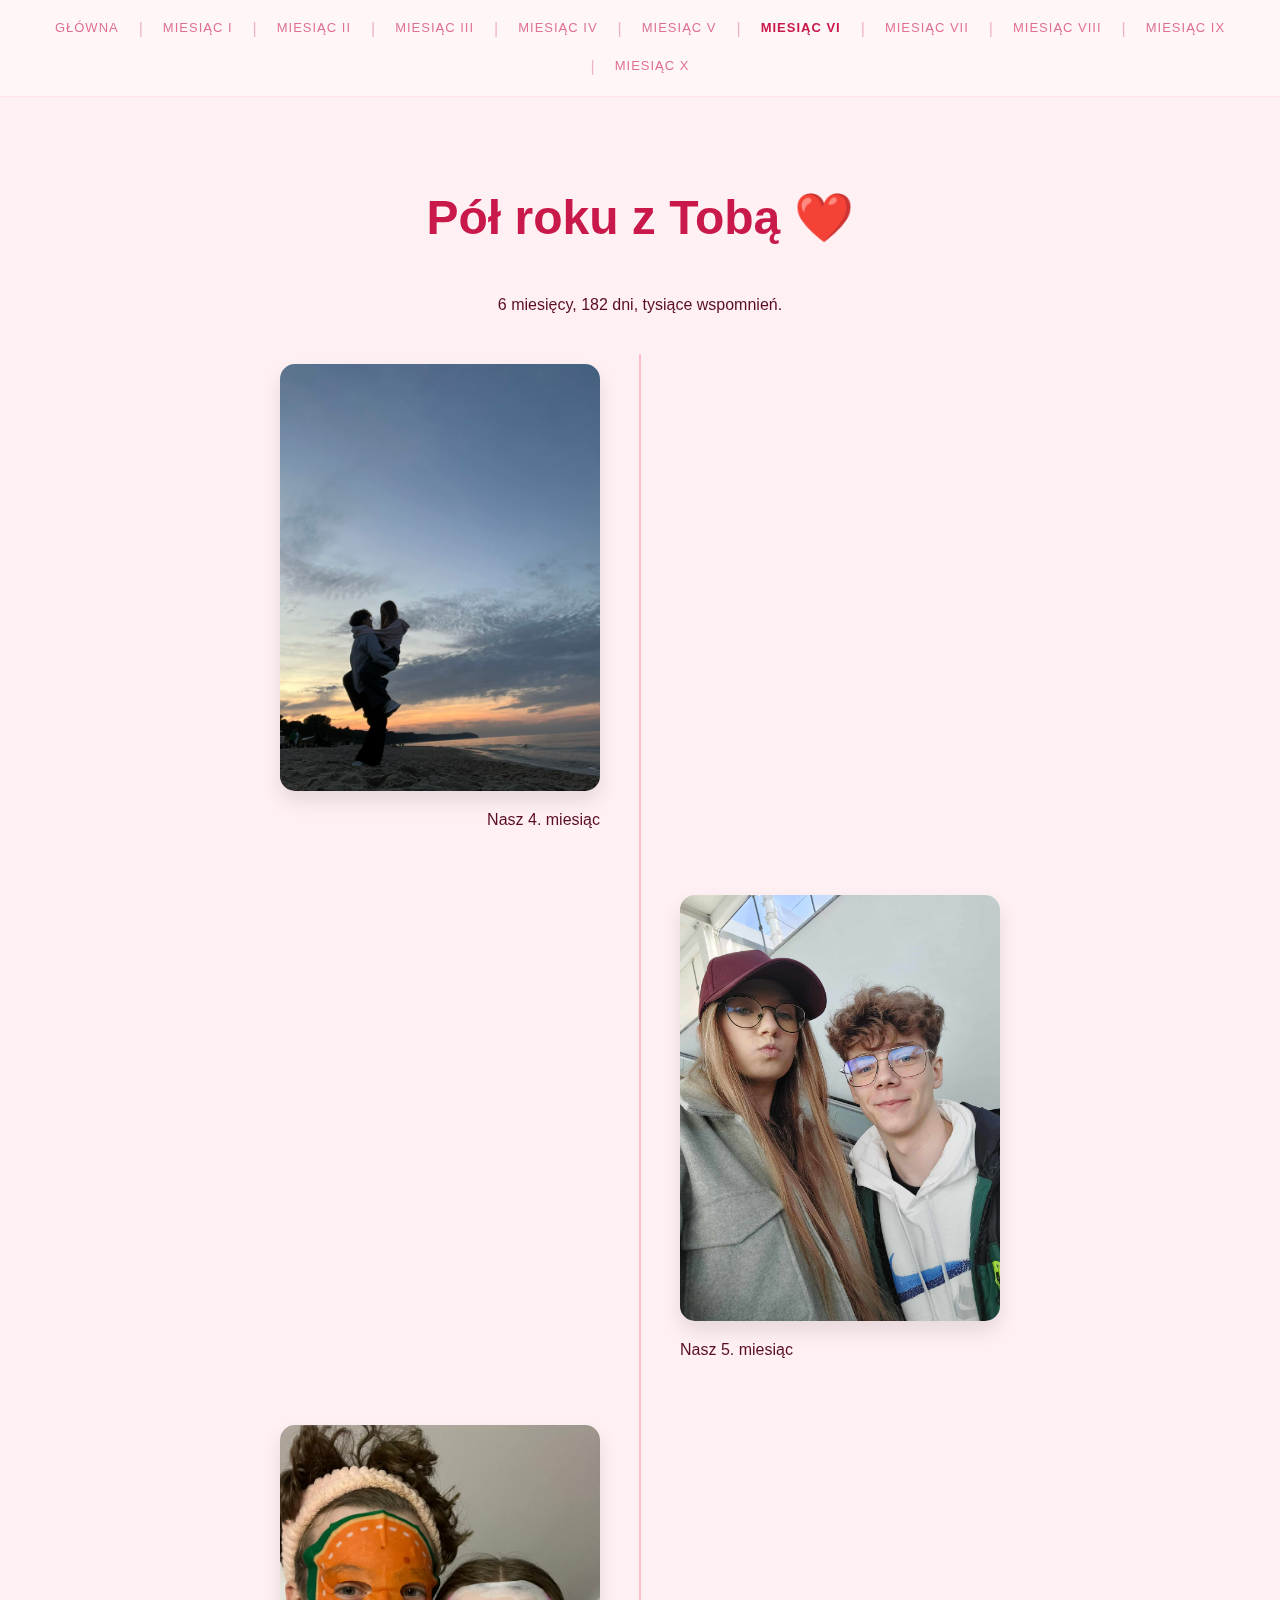
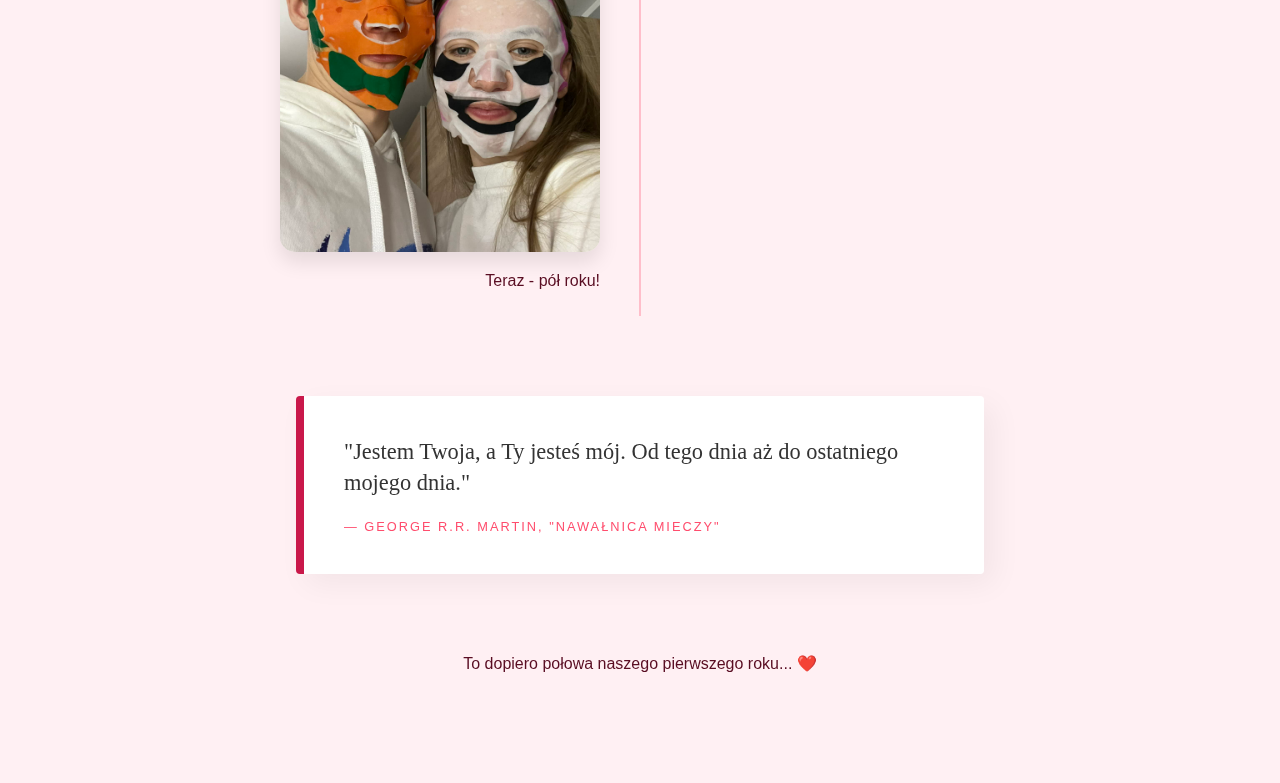
<file: msc6.html>
<!DOCTYPE html>
<html lang="pl">
<head>
    <meta charset="UTF-8">
    <meta name="viewport" content="width=device-width, initial-scale=1.0">
    <title>Nasz Szusty Miesiąc &#128536;</title>
    <link rel="shortcut icon" href="logo_strony.png" type="image/png">
    <style>
        :root {
            --primary-red: #ff4d6d;
            --soft-pink: #fff0f3;
            --dark-pink: #c9184a;
            --text-color: #590d22;
        }

        body {
            margin: 0;
            padding: 0;
            font-family: 'Segoe UI', sans-serif;
            background-color: var(--soft-pink);
            color: var(--text-color);
            overflow-x: hidden;
        }

        nav {
            display: flex;
            justify-content: center;
            align-items: center;
            padding: 20px 50px;
            background: rgba(255, 255, 255, 0.4);
            backdrop-filter: blur(10px);
            position: sticky;
            top: 0;
            z-index: 100;
            border-bottom: 1px solid rgba(255, 77, 109, 0.1);
        }

        .nav-linki {
            display: flex;
            gap: 20px;
            flex-wrap: wrap;
            justify-content: center;
        }

        .nav-linki a {
            color: var(--dark-pink);
            text-decoration: none;
            text-transform: uppercase;
            font-size: 13px;
            letter-spacing: 1px;
            opacity: 0.6;
            transition: 0.3s;
        }

        .nav-linki span { 
            opacity: 0.3; 
            color: var(--dark-pink); 
        }

        .nav-linki a:hover { opacity: 1; }
        .active { font-weight: bold; opacity: 1 !important; }

        .container {
            max-width: 800px;
            margin: 40px auto;
            padding: 20px;
            text-align: center;
        }

        header h1 {
            font-size: 3rem;
            color: var(--dark-pink);
            margin-bottom: 50px;
        }

        .timeline {
            position: relative;
            margin: 40px 0;
        }

        .timeline::after {
            content: '';
            position: absolute;
            width: 2px;
            background: var(--primary-red);
            top: 0; bottom: 0; left: 50%;
            margin-left: -1px;
            opacity: 0.3;
        }

        .timeline-item {
            padding: 10px 40px;
            position: relative;
            width: 50%;
            box-sizing: border-box;
            margin-bottom: 30px;
        }

        .left { left: 0; text-align: right; }
        .right { left: 50%; text-align: left; }

        .timeline-item img {
            width: 100%;
            border-radius: 15px;
            box-shadow: 0 10px 20px rgba(0,0,0,0.1);
            transition: transform 0.3s;
        }

        .timeline-item img:hover { transform: scale(1.05); }

        .fantasy-quote {
            background: #fff;
            padding: 40px;
            margin: 80px auto;
            border-radius: 4px;
            border-left: 8px solid var(--dark-pink);
            box-shadow: 10px 10px 30px rgba(0,0,0,0.05);
            max-width: 600px;
            text-align: left;
        }

        .quote-text {
            font-family: 'Garamond', serif;
            font-size: 1.4rem;
            line-height: 1.4;
            color: #333;
        }

        .quote-author {
            margin-top: 20px;
            display: block;
            font-size: 0.8rem;
            text-transform: uppercase;
            color: var(--primary-red);
            letter-spacing: 2px;
        }

        .heart-bg { position: fixed; top: 0; left: 0; width: 100%; height: 100%; z-index: -1; pointer-events: none; }
        .floating-heart {
            position: absolute;
            animation: float 5s infinite linear;
            opacity: 0;
        }

        @keyframes float {
            0% { transform: translateY(105vh); opacity: 0; }
            20% { opacity: 0.5; }
            100% { transform: translateY(-10vh); opacity: 0; }
        }
    </style>
</head>
<body>

    <nav>
        <div class="nav-linki">
            <a href="index.html">Główna</a><span>|</span>
            <a href="msc1.html">Miesiąc I</a><span>|</span>
            <a href="msc2.html">Miesiąc II</a><span>|</span>
            <a href="msc3.html">Miesiąc III</a><span>|</span>
            <a href="msc4.html">Miesiąc IV</a><span>|</span>
            <a href="msc5.html">Miesiąc V</a><span>|</span>
            <a href="msc6.html" class="active">Miesiąc VI</a><span>|</span>
            <a href="msc7.html">Miesiąc VII</a><span>|</span>
            <a href="msc8.html">Miesiąc VIII</a><span>|</span>
            <a href="msc9.html">Miesiąc IX</a><span>|</span>
            <a href="msc10.html">Miesiąc X</a>
        </div>
    </nav>

    <div class="heart-bg" id="hearts-container"></div>

    <div class="container">
        <header>
            <h1>Pół roku z Tobą ❤️</h1>
            <p>6 miesięcy, 182 dni, tysiące wspomnień.</p>
        </header>

        <div class="timeline">
            <div class="timeline-item left">
                <img src="msc42.jfif" alt="Foto 1">
                <p>Nasz 4. miesiąc</p>
            </div>
            <div class="timeline-item right">
                <img src="msc51.jfif" alt="Foto 2">
                <p>Nasz 5. miesiąc</p>
            </div>
            <div class="timeline-item left">
                <img src="msc61.jfif" alt="Foto 3">
                <p>Teraz - pół roku!</p>
            </div>
        </div>

        <div class="fantasy-quote">
            <div class="quote-text">
                "Jestem Twoja, a Ty jesteś mój. Od tego dnia aż do ostatniego mojego dnia."
            </div>
            <span class="quote-author">— George R.R. Martin, "Nawałnica Mieczy"</span>
        </div>

        <p style="margin-bottom: 50px;">To dopiero połowa naszego pierwszego roku... ❤️</p>
    </div>

    <script>
        function createHeart() {
            const heart = document.createElement('div');
            heart.classList.add('floating-heart');
            heart.innerHTML = '❤️';
            heart.style.left = Math.random() * 100 + 'vw';
            heart.style.fontSize = (Math.random() * 20 + 10) + 'px';
            heart.style.animationDuration = (Math.random() * 3 + 2) + 's';
            document.getElementById('hearts-container').appendChild(heart);
            setTimeout(() => { heart.remove(); }, 5000);
        }
        setInterval(createHeart, 300);
    </script>
</body>
</html>
</file>
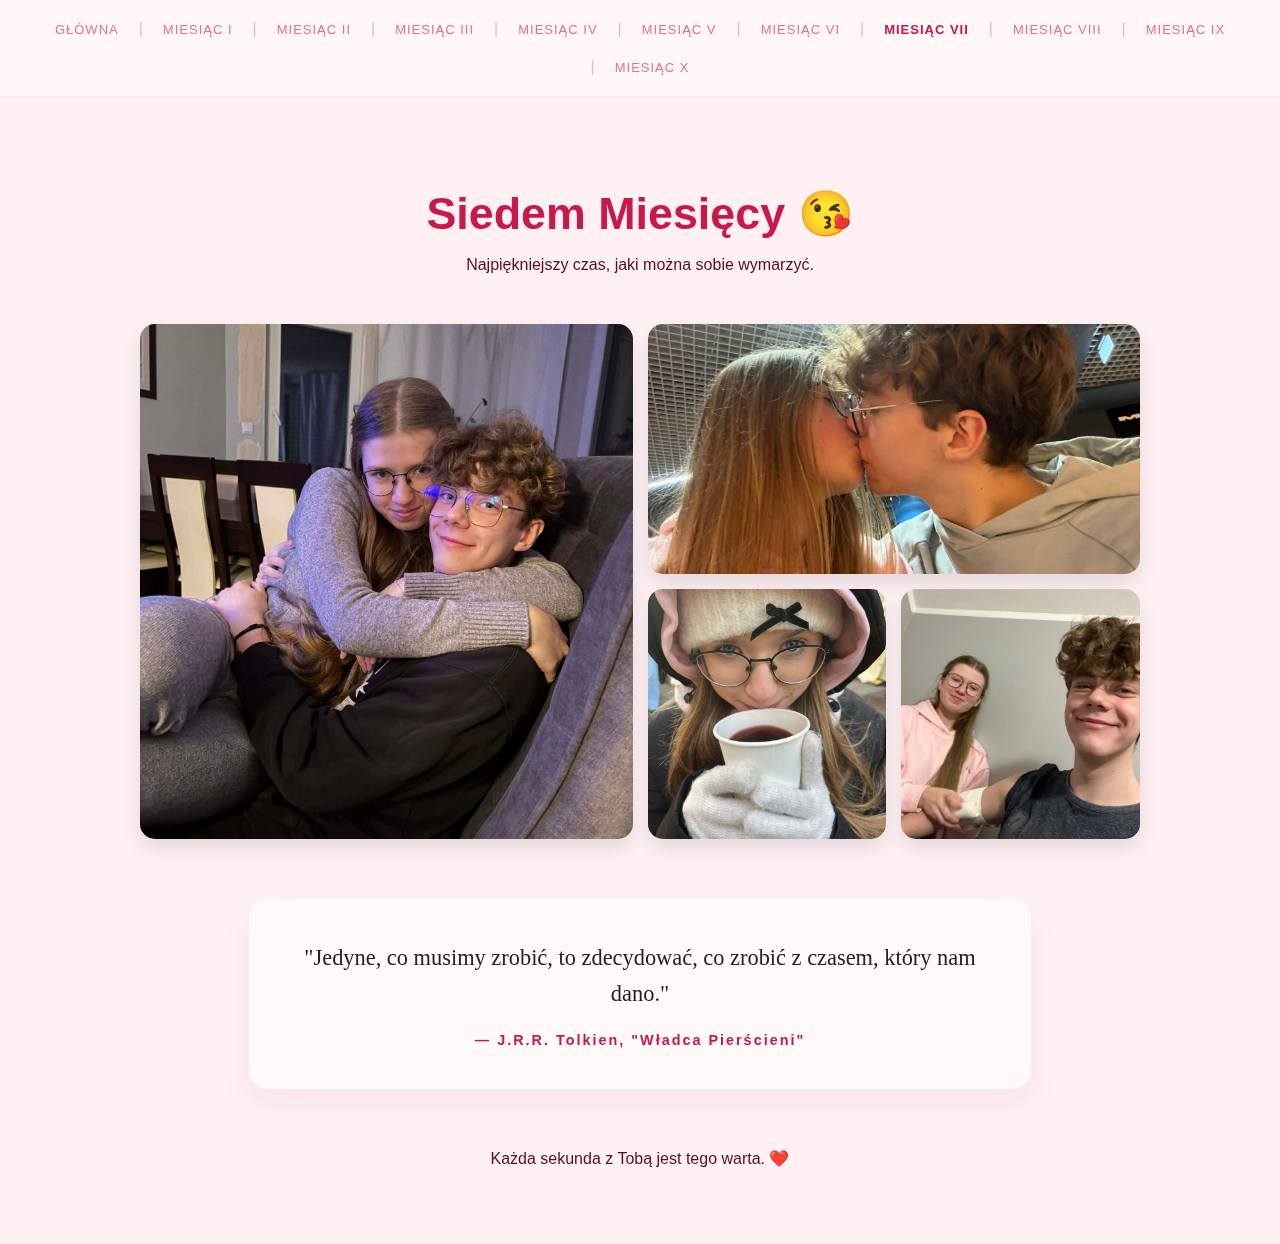
<file: msc7.html>
<!DOCTYPE html>
<html lang="pl">
<head>
    <meta charset="UTF-8">
    <meta name="viewport" content="width=device-width, initial-scale=1.0">
    <title>Nasz Siódmy Miesiąc &#128536;</title>
    <link rel="shortcut icon" href="logo_strony.png" type="image/png">

    <style>
        :root {
            --primary-red: #ff4d6d;
            --soft-pink: #fff0f3;
            --dark-pink: #c9184a;
            --text-color: #590d22;
        }

        body {
            margin: 0;
            padding: 0;
            font-family: 'Segoe UI', sans-serif;
            background-color: var(--soft-pink);
            color: var(--text-color);
            overflow-x: hidden;
        }

        nav {
            display: flex;
            justify-content: center;
            align-items: center;
            padding: 20px 50px;
            background: rgba(255, 255, 255, 0.4);
            backdrop-filter: blur(8px);
            border-bottom: 1px solid rgba(255, 77, 109, 0.1);
        }

        .nav-linki {
            display: flex;
            gap: 20px;
            flex-wrap: wrap;
            justify-content: center;
            align-items: center;
        }

        .nav-linki a {
            color: var(--dark-pink);
            text-decoration: none;
            text-transform: uppercase;
            font-size: 13px;
            letter-spacing: 1px;
            opacity: 0.6;
            transition: 0.3s;
        }

        .nav-linki span { 
            opacity: 0.3; 
            color: var(--dark-pink); 
        }

        .nav-linki a:hover { opacity: 1; }
        .active { font-weight: bold; opacity: 1 !important; }

        .container {
            max-width: 1000px;
            margin: 40px auto;
            padding: 20px;
            text-align: center;
        }

        header h1 {
            font-size: 2.8rem;
            color: var(--dark-pink);
            margin-bottom: 5px;
        }

        .collage {
            display: grid;
            grid-template-columns: repeat(4, 1fr);
            grid-template-rows: repeat(2, 250px);
            gap: 15px;
            margin: 50px 0;
        }

        .collage-item {
            position: relative;
            overflow: hidden;
            border-radius: 15px;
            box-shadow: 0 10px 20px rgba(0,0,0,0.1);
        }

        .collage-item img {
            width: 100%;
            height: 100%;
            object-fit: cover;
            transition: transform 0.5s;
        }

        .collage-item:hover img {
            transform: scale(1.1);
        }

        .item-1 { grid-column: 1 / 3; grid-row: 1 / 3; }
        .item-2 { grid-column: 3 / 5; grid-row: 1 / 2; }
        .item-3 { grid-column: 3 / 4; grid-row: 2 / 3; }
        .item-4 { grid-column: 4 / 5; grid-row: 2 / 3; }

        .tolkien-box {
            background: rgba(255, 255, 255, 0.6);
            backdrop-filter: blur(10px);
            padding: 40px;
            margin: 60px auto;
            border-radius: 20px;
            max-width: 700px;
            border: 1px solid rgba(255, 255, 255, 0.5);
            box-shadow: 0 15px 35px rgba(89, 13, 34, 0.05);
        }

        .quote-text {
            font-family: 'Garamond', serif;
            font-size: 1.4rem;
            line-height: 1.6;
            color: #222;
        }

        .quote-author {
            margin-top: 20px;
            display: block;
            font-weight: bold;
            color: var(--dark-pink);
            letter-spacing: 2px;
            font-size: 0.9rem;
        }

        .heart-bg { position: fixed; top: 0; left: 0; width: 100%; height: 100%; z-index: -1; pointer-events: none; }
        .floating-heart {
            position: absolute;
            color: var(--primary-red);
            animation: float 7s infinite linear;
            opacity: 0;
        }

        @keyframes float {
            0% { transform: translateY(110vh) rotate(0deg); opacity: 0; }
            20% { opacity: 0.6; }
            100% { transform: translateY(-10vh) rotate(360deg); opacity: 0; }
        }
    </style>
</head>
<body>

    <nav>
        <div class="nav-linki">
            <a href="index.html">Główna</a><span>|</span>
            <a href="msc1.html">Miesiąc I</a><span>|</span>
            <a href="msc2.html">Miesiąc II</a><span>|</span>
            <a href="msc3.html">Miesiąc III</a><span>|</span>
            <a href="msc4.html">Miesiąc IV</a><span>|</span>
            <a href="msc5.html">Miesiąc V</a><span>|</span>
            <a href="msc6.html">Miesiąc VI</a><span>|</span>
            <a href="msc7.html" class="active">Miesiąc VII</a><span>|</span>
            <a href="msc8.html">Miesiąc VIII</a><span>|</span>
            <a href="msc9.html">Miesiąc IX</a><span>|</span>
            <a href="msc10.html">Miesiąc X</a>
        </div>
    </nav>

    <div class="heart-bg" id="hearts-container"></div>

    <div class="container">
        <header>
            <h1>Siedem Miesięcy &#128536;</h1>
            <p>Najpiękniejszy czas, jaki można sobie wymarzyć.</p>
        </header>

        <div class="collage">
            <div class="collage-item item-1">
                <img src="msc71.jfif" alt="Główne">
            </div>
            <div class="collage-item item-2">
                <img src="msc72.jfif" alt="Moment">
            </div>
            <div class="collage-item item-3">
                <img src="msc73.jfif" alt="Małe">
            </div>
            <div class="collage-item item-4">
                <img src="msc74.jfif" alt="Małe 2">
            </div>
        </div>

        <div class="tolkien-box">
            <div class="quote-text">
                "Jedyne, co musimy zrobić, to zdecydować, co zrobić z czasem, który nam dano."
            </div>
            <span class="quote-author">— J.R.R. Tolkien, "Władca Pierścieni"</span>
        </div>

        <p>Każda sekunda z Tobą jest tego warta. ❤️</p>
    </div>

    <script>
        function createHeart() {
            const heart = document.createElement('div');
            heart.classList.add('floating-heart');
            heart.innerHTML = '✨'; 
            heart.style.left = Math.random() * 100 + 'vw';
            heart.style.fontSize = (Math.random() * 15 + 10) + 'px';
            heart.style.animationDuration = (Math.random() * 4 + 4) + 's';
            document.getElementById('hearts-container').appendChild(heart);
            setTimeout(() => { heart.remove(); }, 8000);
        }
        setInterval(createHeart, 500);
    </script>
</body>
</html>
</file>
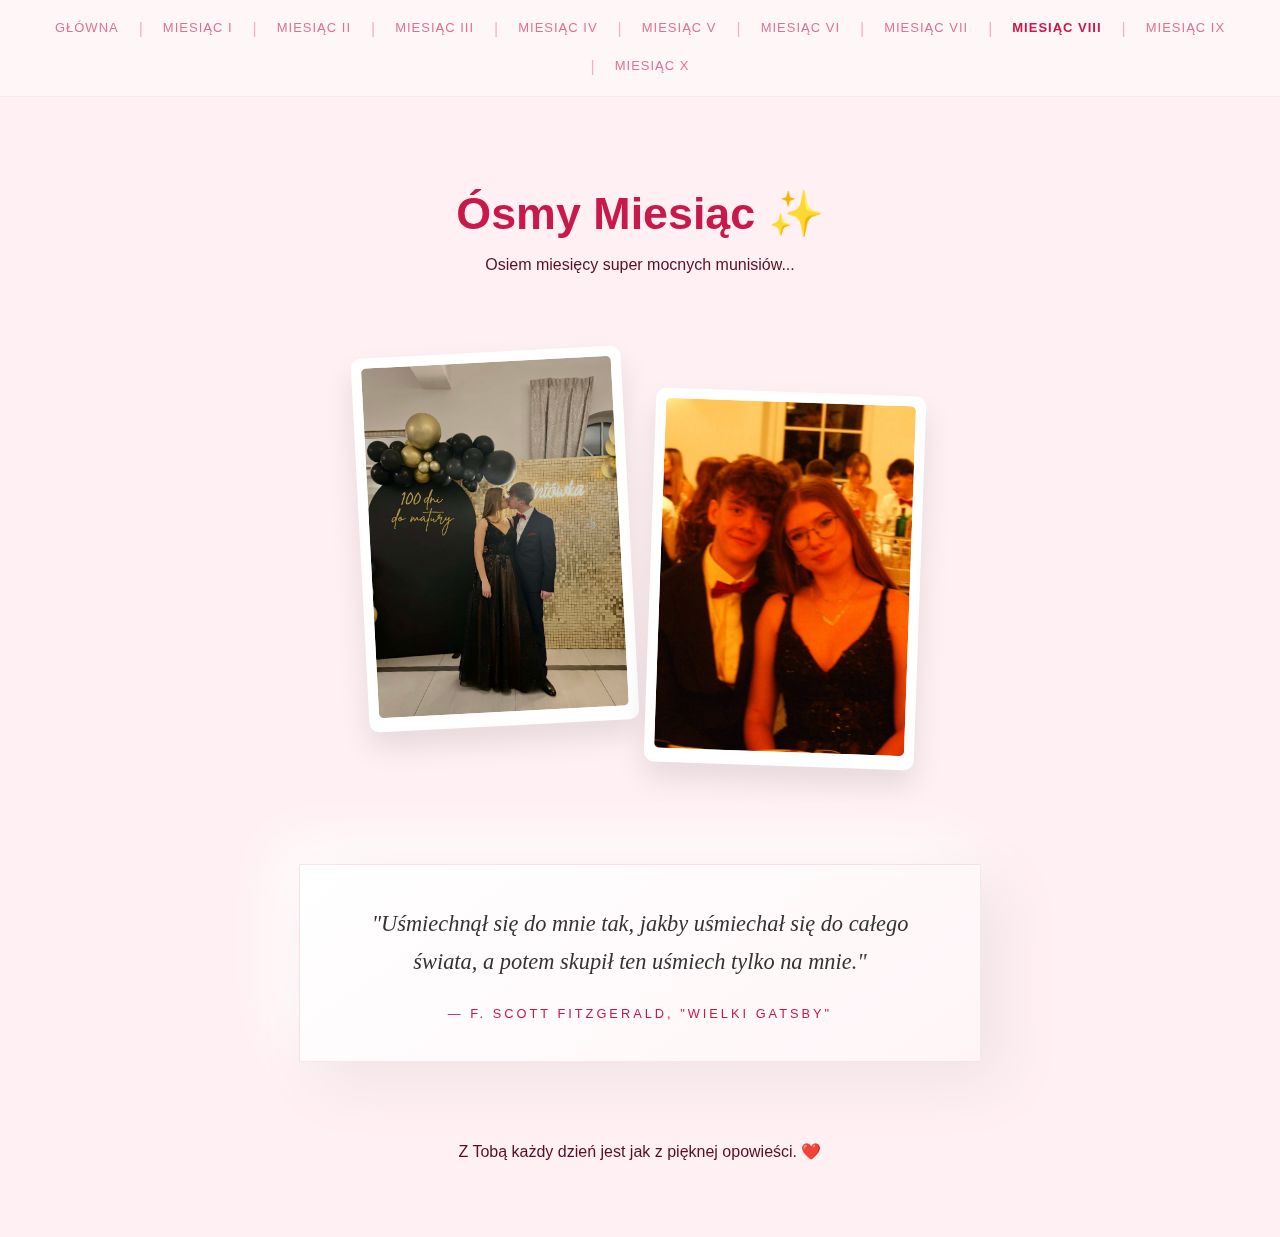
<file: msc8.html>
<!DOCTYPE html>
<html lang="pl">
<head>
    <meta charset="UTF-8">
    <meta name="viewport" content="width=device-width, initial-scale=1.0">
    <title>Nasz Ósmy Miesiąc &#128536;</title>
    <link rel="shortcut icon" href="logo_strony.png" type="image/png">

    <style>
        :root {
            --primary-red: #ff4d6d;
            --soft-pink: #fff0f3;
            --dark-pink: #c9184a;
            --text-color: #590d22;
        }

        body {
            margin: 0;
            padding: 0;
            font-family: 'Segoe UI', sans-serif;
            background-color: var(--soft-pink);
            color: var(--text-color);
            overflow-x: hidden;
        }

        nav {
            display: flex;
            justify-content: center;
            align-items: center;
            padding: 20px 50px;
            background: rgba(255, 255, 255, 0.4);
            border-bottom: 1px solid rgba(255, 77, 109, 0.1);
            backdrop-filter: blur(8px);
        }

        .nav-linki {
            display: flex;
            gap: 20px;
            flex-wrap: wrap;
            justify-content: center;
        }

        .nav-linki a {
            color: var(--dark-pink);
            text-decoration: none;
            text-transform: uppercase;
            font-size: 13px;
            letter-spacing: 1px;
            opacity: 0.6;
            transition: 0.3s;
        }

        .nav-linki span { opacity: 0.3; color: var(--dark-pink); }
        .nav-linki a:hover { opacity: 1; }
        .active { font-weight: bold; opacity: 1 !important; }

        .container {
            max-width: 900px;
            margin: 40px auto;
            padding: 20px;
            text-align: center;
        }

        header h1 {
            font-size: 2.8rem;
            color: var(--dark-pink);
            margin-bottom: 10px;
        }

        .cascade-gallery {
            display: flex;
            justify-content: center;
            align-items: center;
            gap: 20px;
            margin: 60px 0;
            height: 450px;
        }

        .photo-box {
            background: white;
            padding: 10px;
            border-radius: 10px;
            box-shadow: 0 15px 30px rgba(0,0,0,0.1);
            transition: all 0.4s ease;
        }

        .photo-box img {
            width: 250px;
            height: 350px;
            object-fit: cover;
            border-radius: 5px;
        }

        .box-1 { transform: translateY(-20px) rotate(-3deg); }
        .box-2 { transform: translateY(20px) rotate(2deg); }

        .photo-box:hover {
            transform: scale(1.05) translateY(0) rotate(0);
            z-index: 5;
        }

        .elegant-quote {
            margin: 80px auto;
            padding: 40px;
            max-width: 600px;
            background: linear-gradient(145deg, #ffffff, #fff5f7);
            border-radius: 2px;
            border: 1px solid rgba(201, 24, 74, 0.1);
            box-shadow: 20px 20px 60px #f0e2e5, -20px -20px 60px #ffffff;
        }

        .quote-text {
            font-family: 'Playfair Display', serif;
            font-size: 1.4rem;
            line-height: 1.7;
            font-style: italic;
            color: #333;
        }

        .quote-author {
            margin-top: 25px;
            display: block;
            text-transform: uppercase;
            font-size: 0.8rem;
            letter-spacing: 3px;
            color: var(--dark-pink);
        }

        .heart-bg { position: fixed; top: 0; left: 0; width: 100%; height: 100%; z-index: -1; pointer-events: none; }
        .floating-heart {
            position: absolute;
            color: var(--primary-red);
            animation: float 7s infinite ease-in;
            opacity: 0;
        }

        @keyframes float {
            0% { transform: translateY(110vh); opacity: 0; }
            50% { opacity: 0.4; }
            100% { transform: translateY(-10vh); opacity: 0; }
        }
    </style>
</head>
<body>

    <nav>
        <div class="nav-linki">
            <a href="index.html">Główna</a><span>|</span>
            <a href="msc1.html">Miesiąc I</a><span>|</span>
            <a href="msc2.html">Miesiąc II</a><span>|</span>
            <a href="msc3.html">Miesiąc III</a><span>|</span>
            <a href="msc4.html">Miesiąc IV</a><span>|</span>
            <a href="msc5.html">Miesiąc V</a><span>|</span>
            <a href="msc6.html">Miesiąc VI</a><span>|</span>
            <a href="msc7.html">Miesiąc VII</a><span>|</span>
            <a href="msc8.html" class="active">Miesiąc VIII</a><span>|</span>
            <a href="msc9.html">Miesiąc IX</a><span>|</span>
            <a href="msc10.html">Miesiąc X</a>
        </div>
    </nav>

    <div class="heart-bg" id="hearts-container"></div>

    <div class="container">
        <header>
            <h1>Ósmy Miesiąc ✨</h1>
            <p>Osiem miesięcy super mocnych munisiów...</p>
        </header>

        <div class="cascade-gallery">
            <div class="photo-box box-1">
                <img src="msc81.jfif" alt="My 1">
            </div>
            <div class="photo-box box-2">
                <img src="msc82.jfif" alt="My 2">
            </div>
        </div>

        <div class="elegant-quote">
            <div class="quote-text">
                "Uśmiechnął się do mnie tak, jakby uśmiechał się do całego świata, a potem skupił ten uśmiech tylko na mnie."
            </div>
            <span class="quote-author">— F. Scott Fitzgerald, "Wielki Gatsby"</span>
        </div>

        <p style="margin-top: 30px;">Z Tobą każdy dzień jest jak z pięknej opowieści. ❤️</p>
    </div>

    <script>
        function createHeart() {
            const heart = document.createElement('div');
            heart.classList.add('floating-heart');
            heart.innerHTML = '❣';
            heart.style.left = Math.random() * 100 + 'vw';
            heart.style.fontSize = (Math.random() * 15 + 10) + 'px';
            heart.style.animationDuration = (Math.random() * 3 + 4) + 's';
            document.getElementById('hearts-container').appendChild(heart);
            setTimeout(() => { heart.remove(); }, 7000);
        }
        setInterval(createHeart, 600);
    </script>
</body>
</html>
</file>
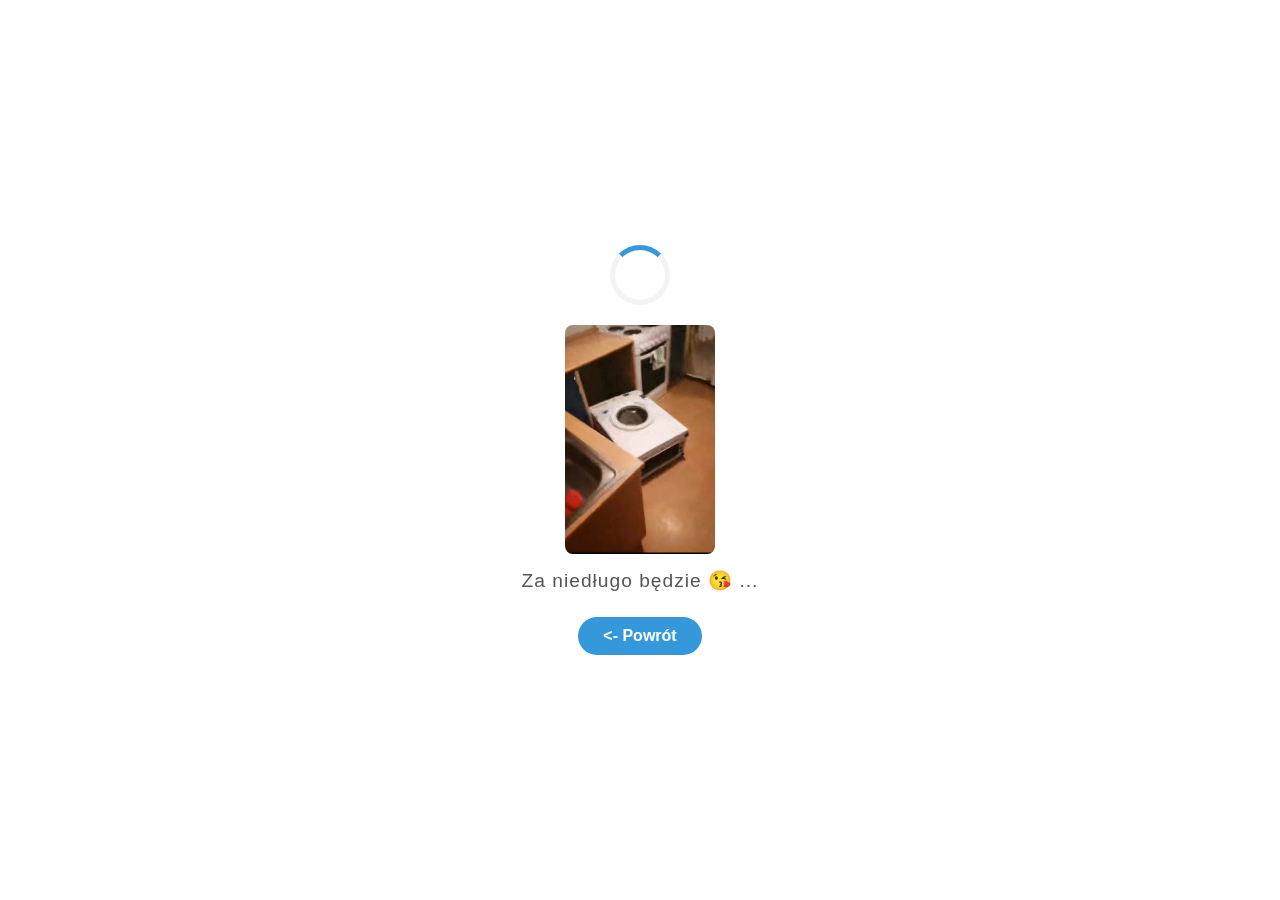
<file: msc9.html>
<!DOCTYPE html>
<html lang="pl">
<head>
    <meta charset="UTF-8">
    <meta name="viewport" content="width=device-width, initial-scale=1.0">
    <title>Nasz Dziewiąty Miesiąc &#128536;</title>
    <link rel="shortcut icon" href="logo_strony.png" type="image/png">
    <style>
        body {
            margin: 0;
            padding: 0;
            display: flex;
            justify-content: center;
            align-items: center;
            min-height: 100vh;
            background-color: #ffffff;
            font-family: 'Segoe UI', Tahoma, Geneva, Verdana, sans-serif;
        }

        .loader-container {
            text-align: center;
        }

        .spinner {
            width: 50px;
            height: 50px;
            border: 5px solid #f3f3f3;
            border-top: 5px solid #3498db;
            border-radius: 50%;
            margin: 0 auto 20px;
            animation: spin 1s linear infinite;
        }

        @keyframes spin {
            0% { transform: rotate(0deg); }
            100% { transform: rotate(360deg); }
        }

        .loader-image {
            width: 150px; 
            height: auto;
            display: block;
            margin: 0 auto 15px;
            border-radius: 8px;
        }

        .loader-text {
            font-size: 1.2rem;
            color: #555;
            font-weight: 500;
            letter-spacing: 1px;
            margin-bottom: 25px;
        }

        .back-button {
            display: inline-block;
            padding: 10px 25px;
            background-color: #3498db;
            color: white;
            text-decoration: none;
            border-radius: 25px;
            font-weight: bold;
            transition: background-color 0.3s ease, transform 0.2s ease;
            border: none;
            cursor: pointer;
        }

        .back-button:hover {
            background-color: #2980b9;
            transform: scale(1.05);
        }

        .back-button:active {
            transform: scale(0.95);
        }
        .heart-bg { position: fixed; top: 0; left: 0; width: 100%; height: 100%; z-index: -1; pointer-events: none; }
        .floating-heart {
            position: absolute;
            color: var(--primary-red);
            animation: float 7s infinite ease-in;
            opacity: 0;
        }

        @keyframes float {
            0% { transform: translateY(110vh); opacity: 0; }
            50% { opacity: 0.4; }
            100% { transform: translateY(-10vh); opacity: 0; }
        }
    </style>
</head>
<body>
    <div class="heart-bg" id="hearts-container"></div>
    <div class="loader-container">
        <div class="spinner"></div>

        <img src="pralka.jfif" alt="Obrazek ładowania" class="loader-image">

        <div class="loader-text">Za niedługo będzie &#128536; ...</div>

        <a href="index.html" class="back-button"><- Powrót</a>
    </div>
    <script>
        function createHeart() {
            const heart = document.createElement('div');
            heart.classList.add('floating-heart');
            heart.innerHTML = "\u{1F34C}";
            heart.style.left = Math.random() * 100 + 'vw';
            heart.style.fontSize = (Math.random() * 15 + 10) + 'px';
            heart.style.animationDuration = (Math.random() * 3 + 4) + 's';
            document.getElementById('hearts-container').appendChild(heart);
            setTimeout(() => { heart.remove(); }, 7000);
        }
        setInterval(createHeart, 600);
    </script>
</body>
</html>
</file>
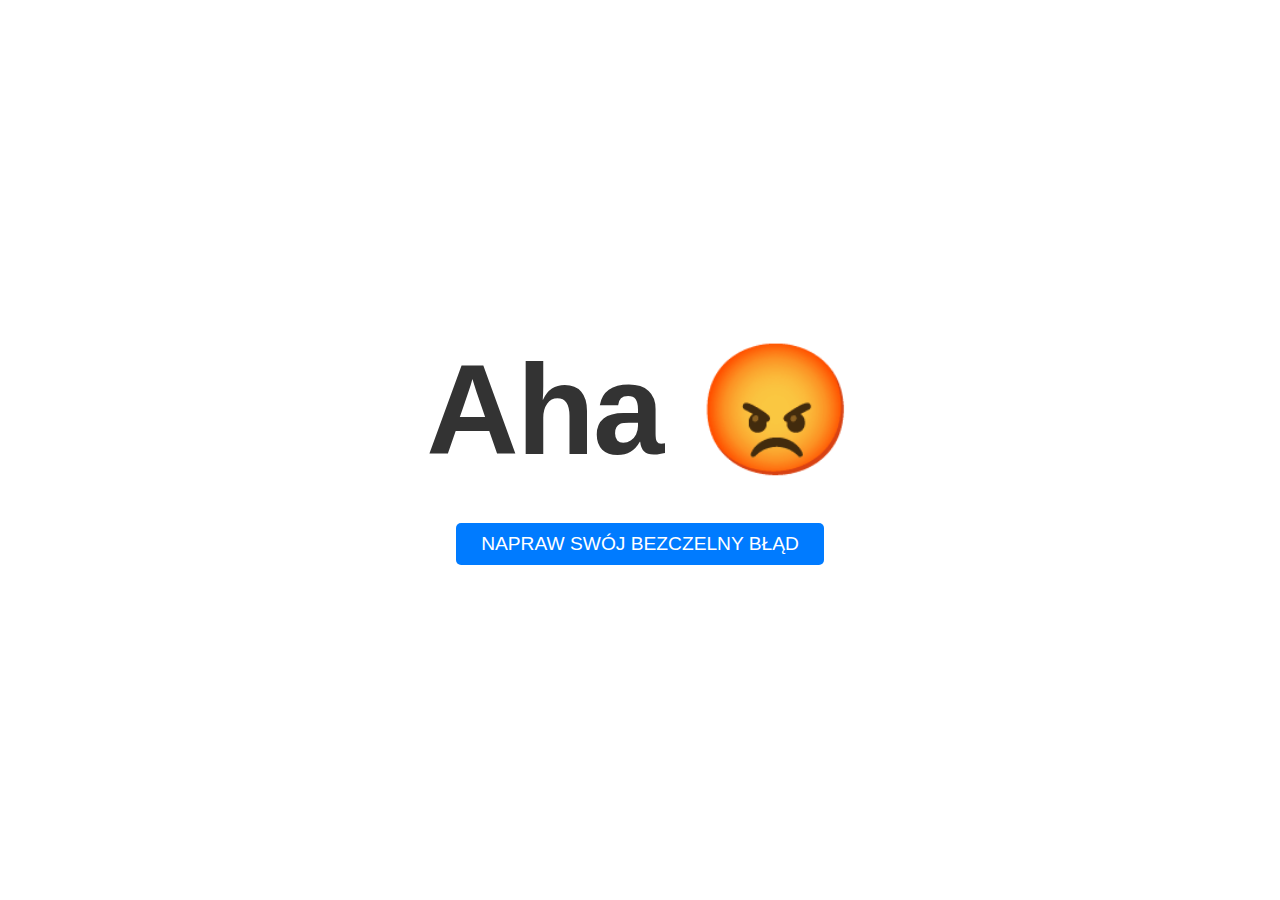
<file: nie.html>
<!DOCTYPE html>
<html lang="pl">
<head>
    <meta charset="UTF-8">
    <meta name="viewport" content="width=device-width, initial-scale=1.0">
    <title>Aha</title>
    <style>
        body, html {
            margin: 0;
            padding: 0;
            height: 100%;
            display: flex;
            justify-content: center;
            align-items: center;
            background-color: white;
            font-family: 'Arial', sans-serif;
        }

        .container {
            text-align: center;
        }

        h1 {
            font-size: 8rem;
            margin: 0;
            color: #333;
            letter-spacing: -2px;
        }

        .btn-back {
            margin-top: 20px;
            padding: 10px 25px;
            font-size: 1.2rem;
            color: white;
            background-color: #007BFF;
            border: none;
            border-radius: 5px;
            cursor: pointer;
            text-decoration: none;
            transition: background-color 0.3s ease;
        }

        .btn-back:hover {
            background-color: #0056b3;
        }
    </style>
</head>
<body>

    <div class="container">
        <h1>Aha &#128545;</h1>
        <br>
        <a href="index.html"><button class="btn-back">NAPRAW SWÓJ BEZCZELNY BŁĄD</button></a>

</body>
</html>
</file>
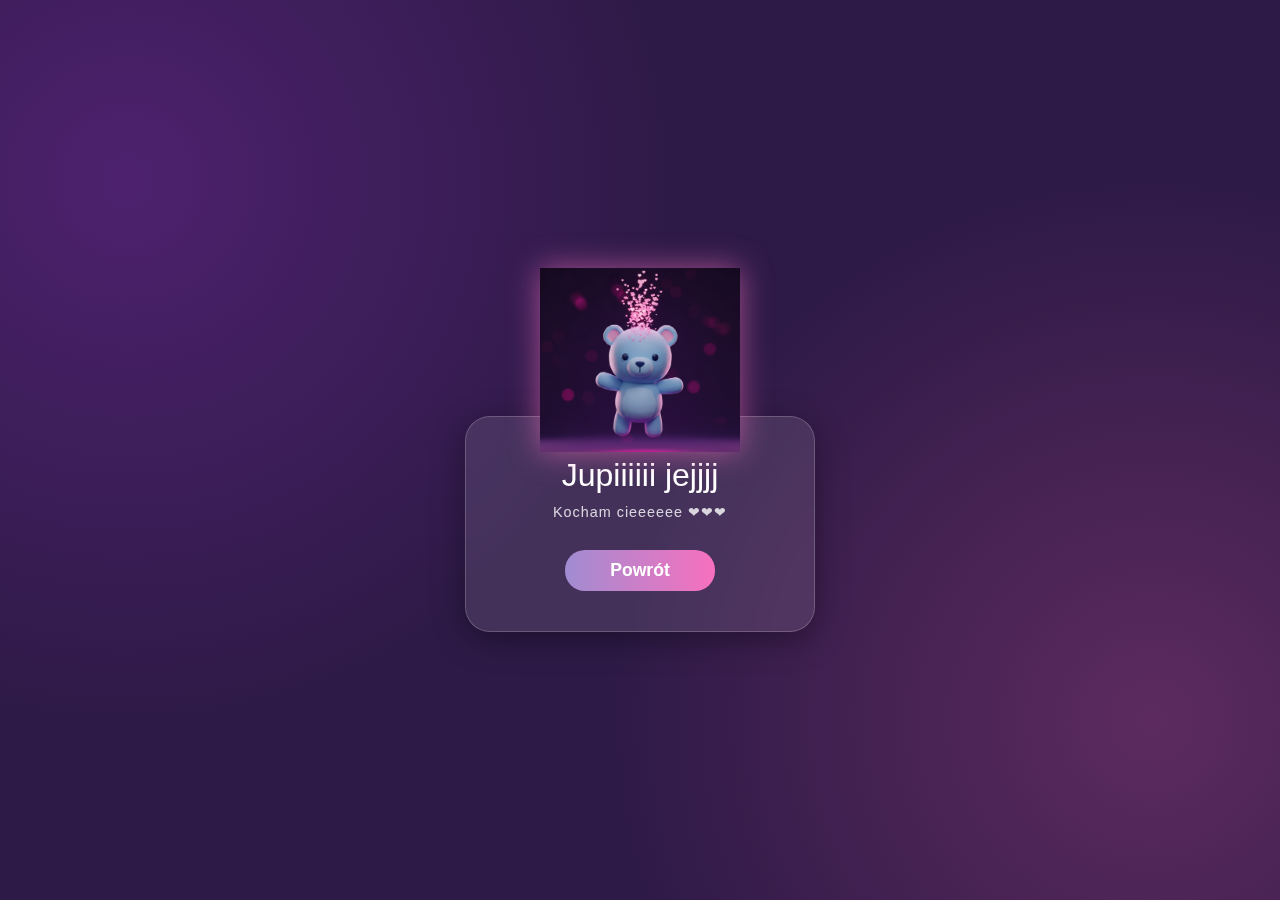
<file: tak.html>
<!DOCTYPE html>
<html lang="pl">
<head>
    <meta charset="UTF-8">
    <meta name="viewport" content="width=device-width, initial-scale=1.0">
    <title>Creative Code Card</title>
    <link rel="stylesheet" href="style_tak.css">
</head>
<body>
    <div class="container">
        <div class="character-placeholder">
            <img src="mis.png" alt="Blue Bear" class="bear">
        </div>

        <div class="glass-card">
            <h1>Jupiiiiii jejjjj</h1>
            <p class="subtitle">Kocham cieeeeee &#10084;&#10084;&#10084;</p>
            <a href="index.html"><button class="bonk-btn">Powrót</button></a>
        </div>
    </div>
</body>
</html>
</file>
<file: style.css>
* {
            margin: 0;
            padding: 0;
            box-sizing: border-box;
            font-family: 'Arial', sans-serif;
        }

        body {
            background: linear-gradient(135deg, #500000 0%, #a50042 100%);
            height: 100vh;
            display: flex;
            flex-direction: column;
            color: white;
            overflow: hidden;
            position: relative;
        }

        nav {
            display: flex;
            justify-content: center;
            align-items: center;
            padding: 20px 50px;
            position: relative;
        }

        .nav-linki {
            display: flex;
            gap: 20px;
        }

        .nav-linki a {
            color: white;
            text-decoration: none;
            text-transform: uppercase;
            font-size: 14px;
            letter-spacing: 1px;
            opacity: 0.7;
        }

        .nav-linki span {
            opacity: 0.5;
        }

        .nav-linki a:hover { opacity: 1; }
        .kontener {
            display: flex;
            align-items: center;
            justify-content: space-between;
            padding: 0 8%;
            flex: 1;
            z-index: 2;
        }
        .content {
            max-width: 450px;
        }

        .label {
            border: 1px solid white;
            display: inline-block;
            padding: 5px 15px;
            font-size: 14px;
            margin-bottom: 15px;
        }

        h1 {
            font-size: 4.5rem;
            line-height: 0.9;
            margin-bottom: 25px;
            text-shadow: 2px 2px 10px rgba(0,0,0,0.1);
        }

        p {
            font-size: 14px;
            line-height: 1.6;
            margin-bottom: 35px;
            color: rgba(255, 255, 255, 0.9);
        }
        p i {
            opacity: 1;
            color: white;
            font-size: 140%;
        }
        .przyciski {
            display: flex;
            align-items: center;
            gap: 25px;
        }

        .przycisk-tak {
            background: white;
            color: #d84b70;
            padding: 12px 35px;
            border-radius: 25px;
            text-decoration: none;
            font-weight: bold;
            box-shadow: 0 4px 15px rgba(0,0,0,0.1);
            display: inline-block;
            transition: all 0.3s ease;
        }
        .przycisk-tak:hover {
            background: #fdf2f5;
            box-shadow: 0 6px 20px rgba(216, 75, 112, 0.3);
            transform: translateY(-2px);
        }

        .przycisk-tak:active {
            transform: translateY(1px);
            box-shadow: 0 2px 10px rgba(216, 75, 112, 0.2);
        }

        .przycisk-nie {
            color: white;
            text-decoration: none;
            font-weight: 500;
            opacity: 0.9;
        }
        .przycisk-nie:hover{
            opacity: 1;
        }

        .visual-area {
            position: relative;
            width: 500px;
            height: 500px;
            display: flex;
            align-items: center;
            justify-content: center;
        }

        .main-heart {
            width: 280px;
            height: 280px;
            background: #f17fa0;
            position: relative;
            transform: rotate(-45deg);
            box-shadow: 0 0 60px rgba(0,0,0,0.1);
        }

        .main-heart::before, .main-heart::after {
            content: "";
            width: 280px;
            height: 280px;
            background: #f17fa0;
            border-radius: 50%;
            position: absolute;
        }

        .main-heart::before { top: -140px; left: 0; }
        .main-heart::after { left: 140px; top: 0; }

        .photo-frame {
            position: absolute;
            background: white;
            padding: 10px 10px 30px 10px;
            box-shadow: 0 10px 30px rgba(0,0,0,0.2);
            z-index: 5;
            transition: transform 0.3s ease;
        }

        .photo-frame img {
            width: 100px;
            height: 100px;
            object-fit: cover;
            display: block;
        }

        .photo-frame span {
            color: #500000;
            font-size: 10px;
            display: block;
            margin-top: 8px;
            text-align: center;
            font-family: 'Cursive', sans-serif;
        }

        .p1 { top: 10px; left: 20px; transform: rotate(-15deg); }
        .p2 { bottom: 20px; left: 40px; transform: rotate(10deg); }
        .p3 { top: 30px; right: 0px; transform: rotate(15deg); }
        .p4 { bottom: 50px; right: -20px; transform: rotate(-10deg); }

        .photo-frame:hover {
            transform: scale(1.1) rotate(0deg);
            z-index: 10;
        }

        .cloud {
            position: absolute;
            background: rgba(255,255,255,0.4);
            filter: blur(25px);
            border-radius: 50%;
            z-index: 1;
        }
</file>
<file: style_tak.css>
:root {
    --bg-color: #2e1a47;
    --accent-pink: #f770be;
    --accent-purple: #a18cd1;
}

body {
    margin: 0;
    padding: 0;
    height: 100vh;
    display: flex;
    justify-content: center;
    align-items: center;
    background-color: var(--bg-color);
    background-image: 
        radial-gradient(circle at 10% 20%, rgba(150, 50, 200, 0.3) 0%, transparent 40%),
        radial-gradient(circle at 90% 80%, rgba(200, 80, 150, 0.3) 0%, transparent 40%);
    font-family: 'Segoe UI', Roboto, Helvetica, Arial, sans-serif;
}

.container {
    text-align: center;
    position: relative;
    width: 350px;
}

.character-placeholder {
    margin-bottom: -40px;
    position: relative;
    z-index: 2;
}

.bear {
    width: 200px;
    filter: drop-shadow(0 0 15px rgba(247, 112, 190, 0.6));
}

.glass-card {
    background: rgba(255, 255, 255, 0.1);
    backdrop-filter: blur(15px);
    -webkit-backdrop-filter: blur(15px);
    border: 1px solid rgba(255, 255, 255, 0.2);
    border-radius: 25px;
    padding: 40px 20px;
    box-shadow: 0 8px 32px 0 rgba(0, 0, 0, 0.37);
    color: white;
}

h1 {
    margin: 0;
    font-size: 2rem;
    font-weight: 500;
}

.subtitle {
    margin: 10px 0 30px 0;
    color: rgba(255, 255, 255, 0.8);
    font-size: 0.9rem;
    letter-spacing: 1px;
}

.bonk-btn {
    background: linear-gradient(90deg, var(--accent-purple) 0%, var(--accent-pink) 100%);
    border: none;
    border-radius: 20px;
    padding: 10px 45px;
    color: white;
    font-size: 1.1rem;
    font-weight: bold;
    cursor: pointer;
    transition: transform 0.2s ease, box-shadow 0.2s ease;
}

.bonk-btn:hover {
    transform: scale(1.05);
    box-shadow: 0 0 15px rgba(247, 112, 190, 0.5);
}
</file>
